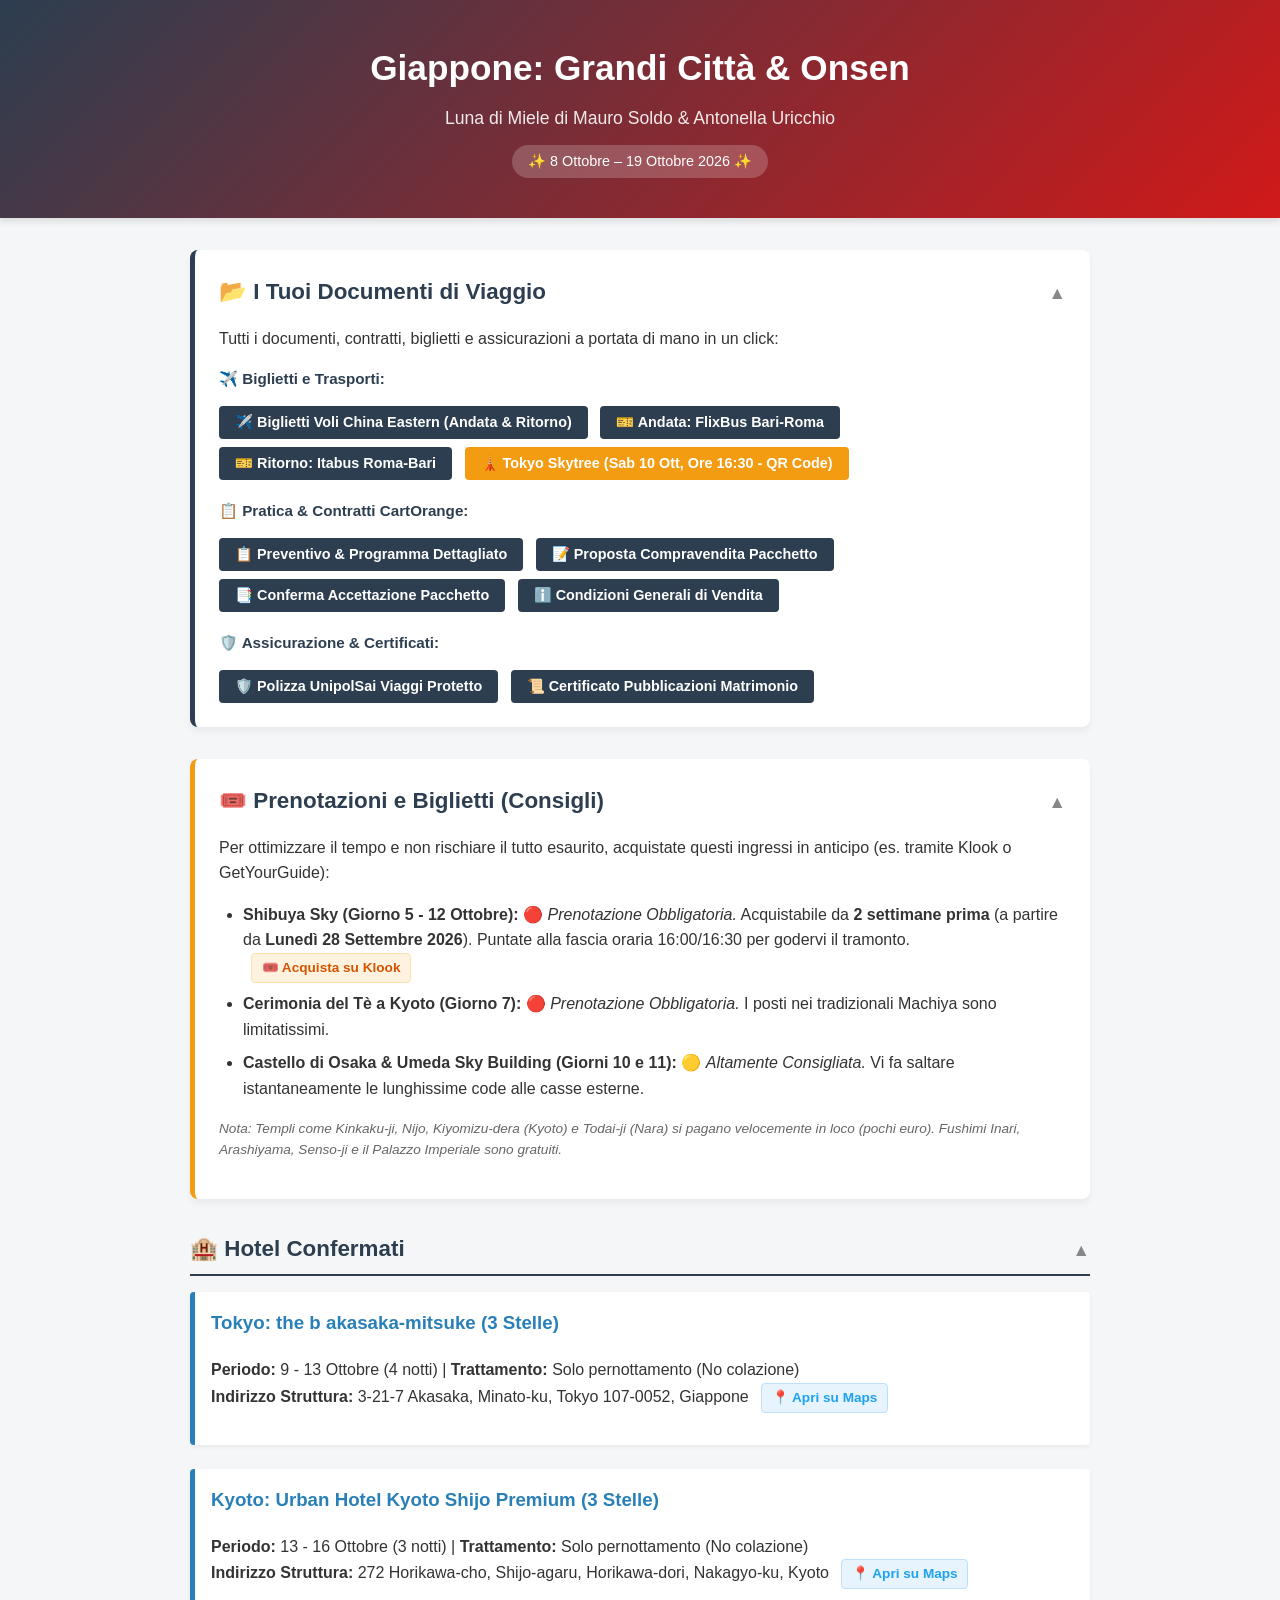
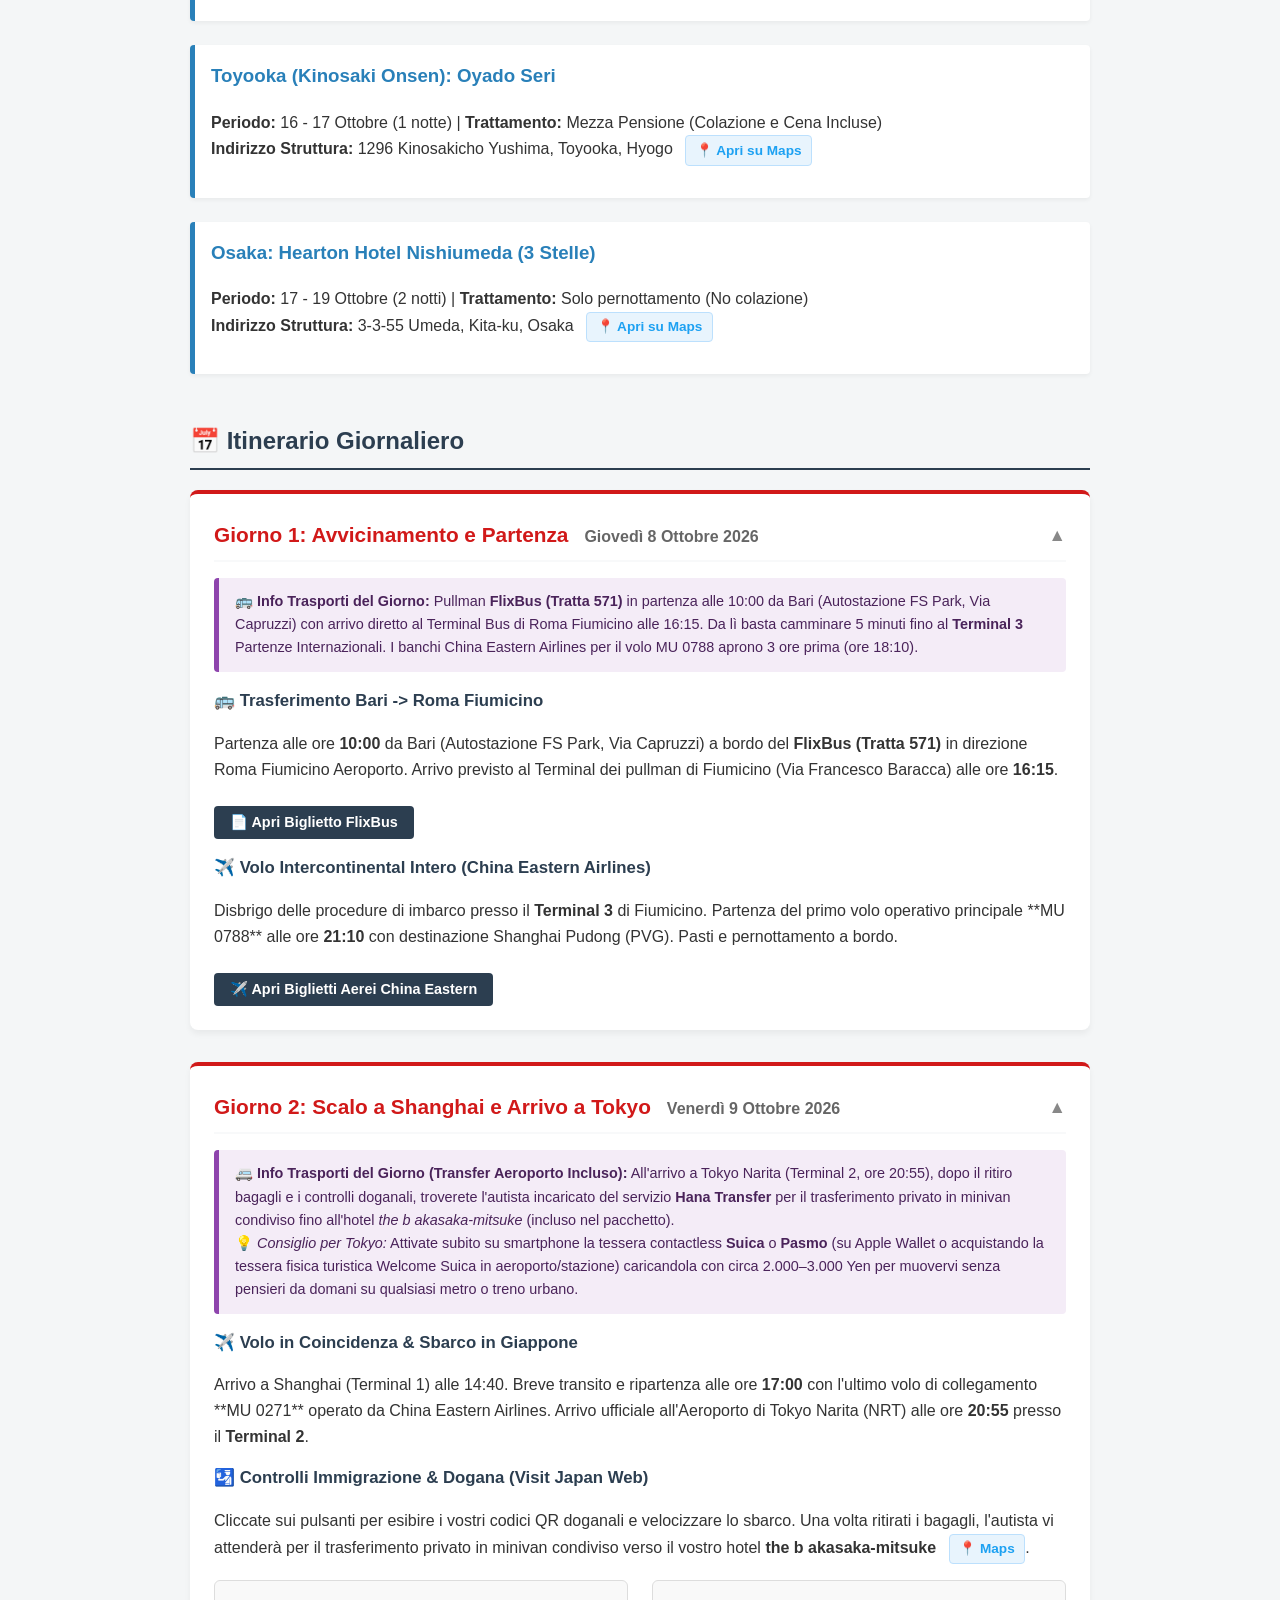
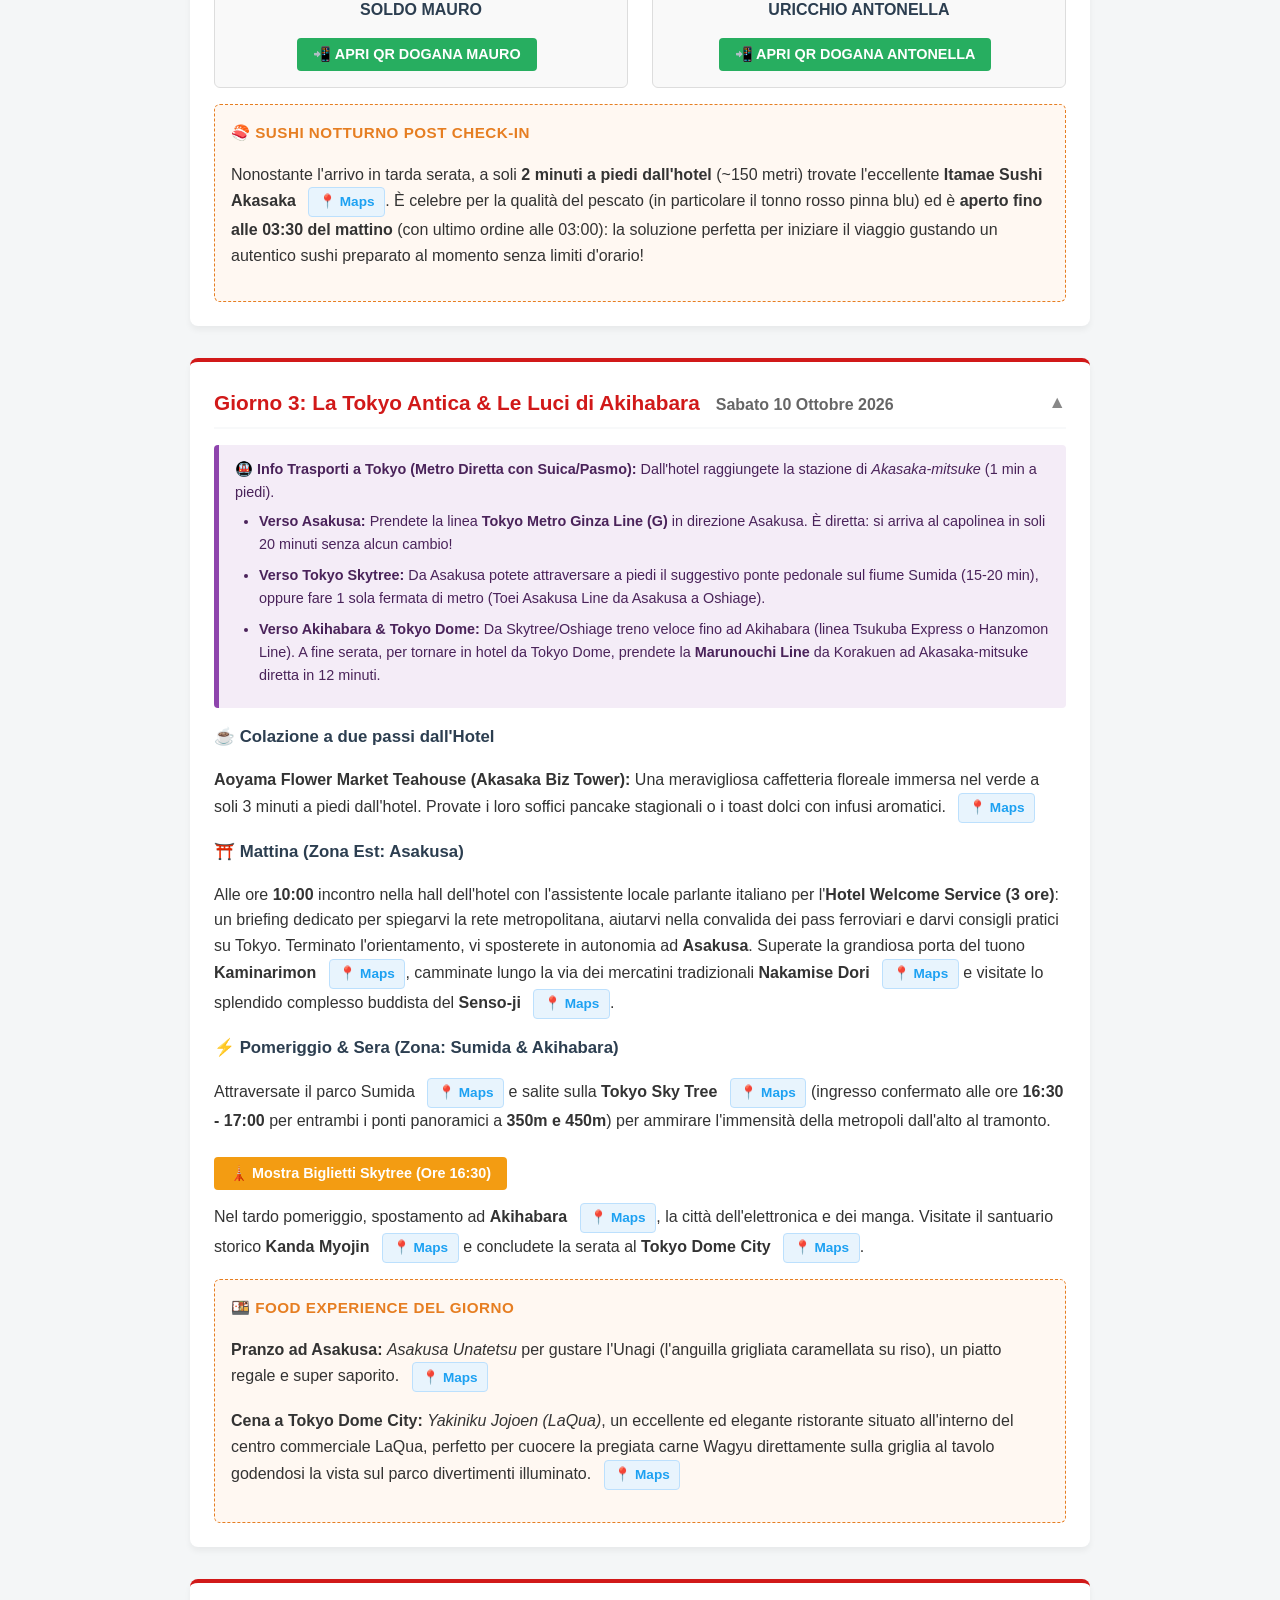
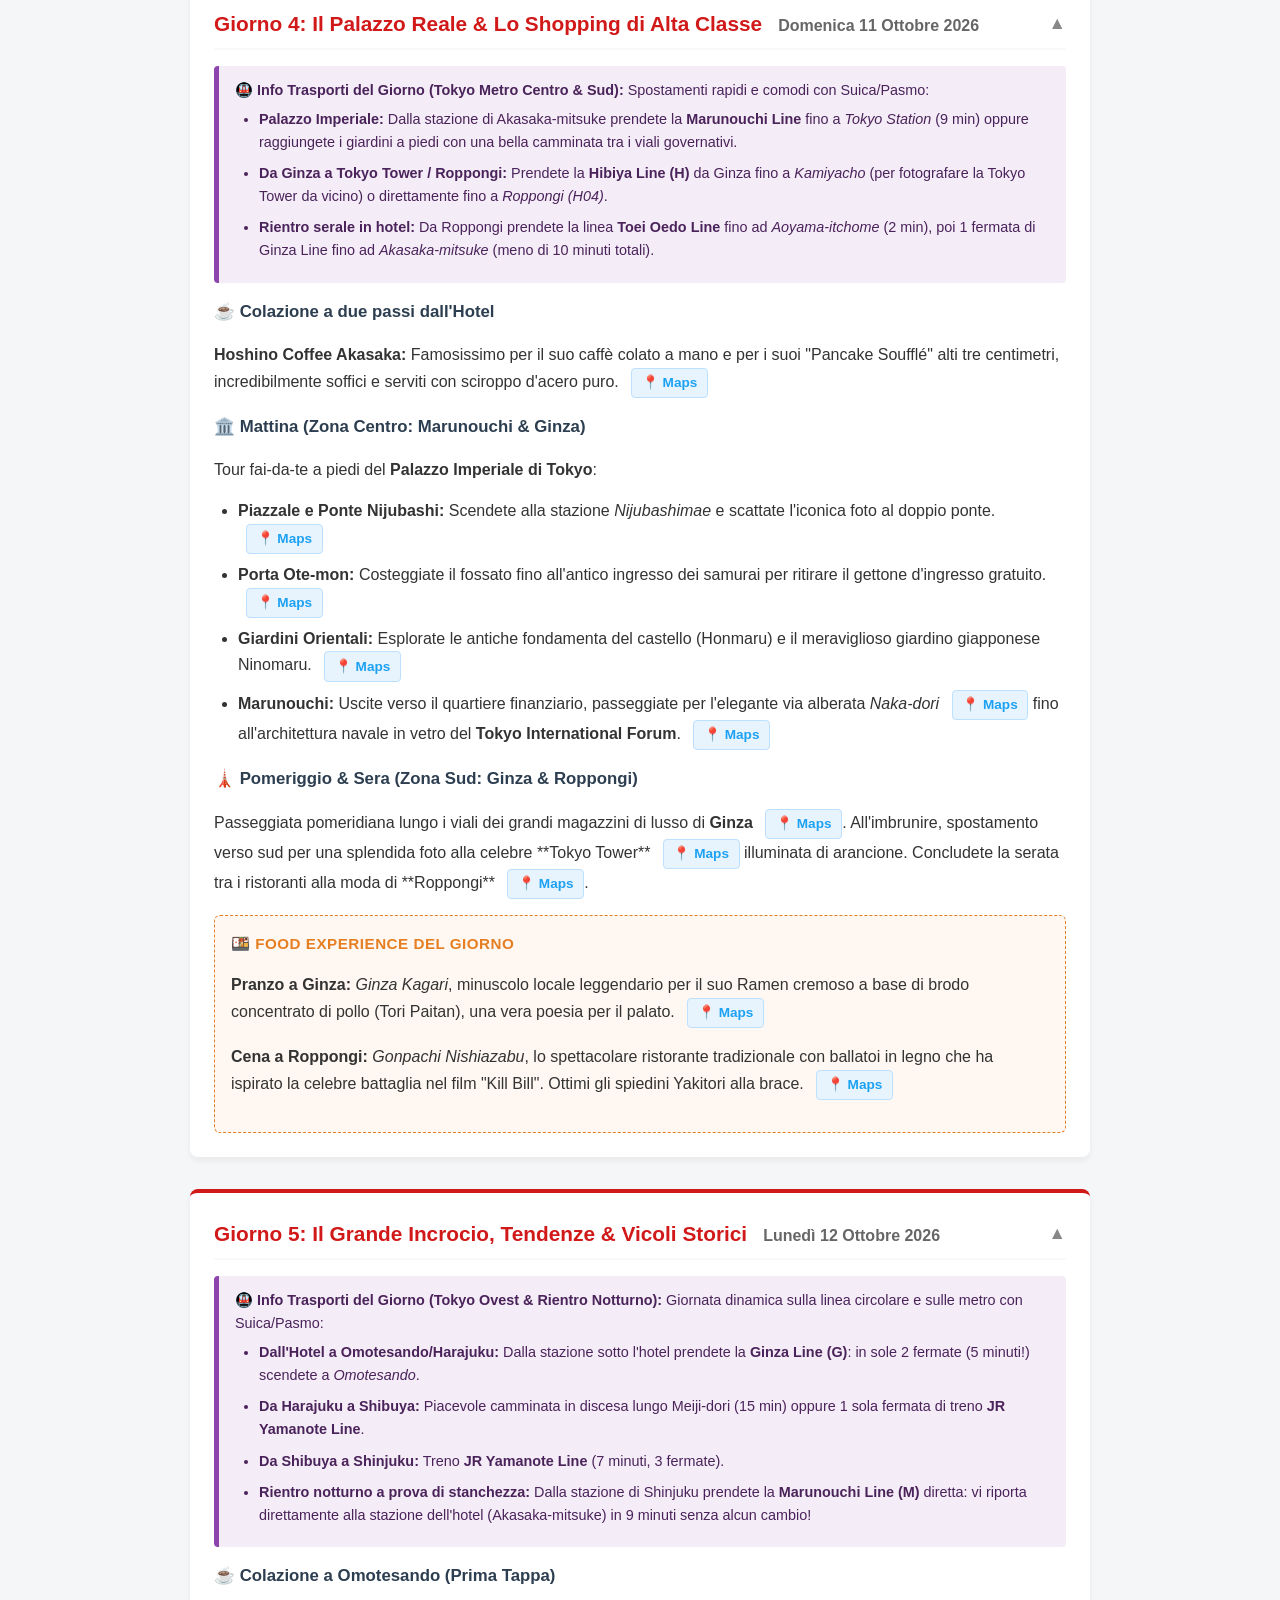
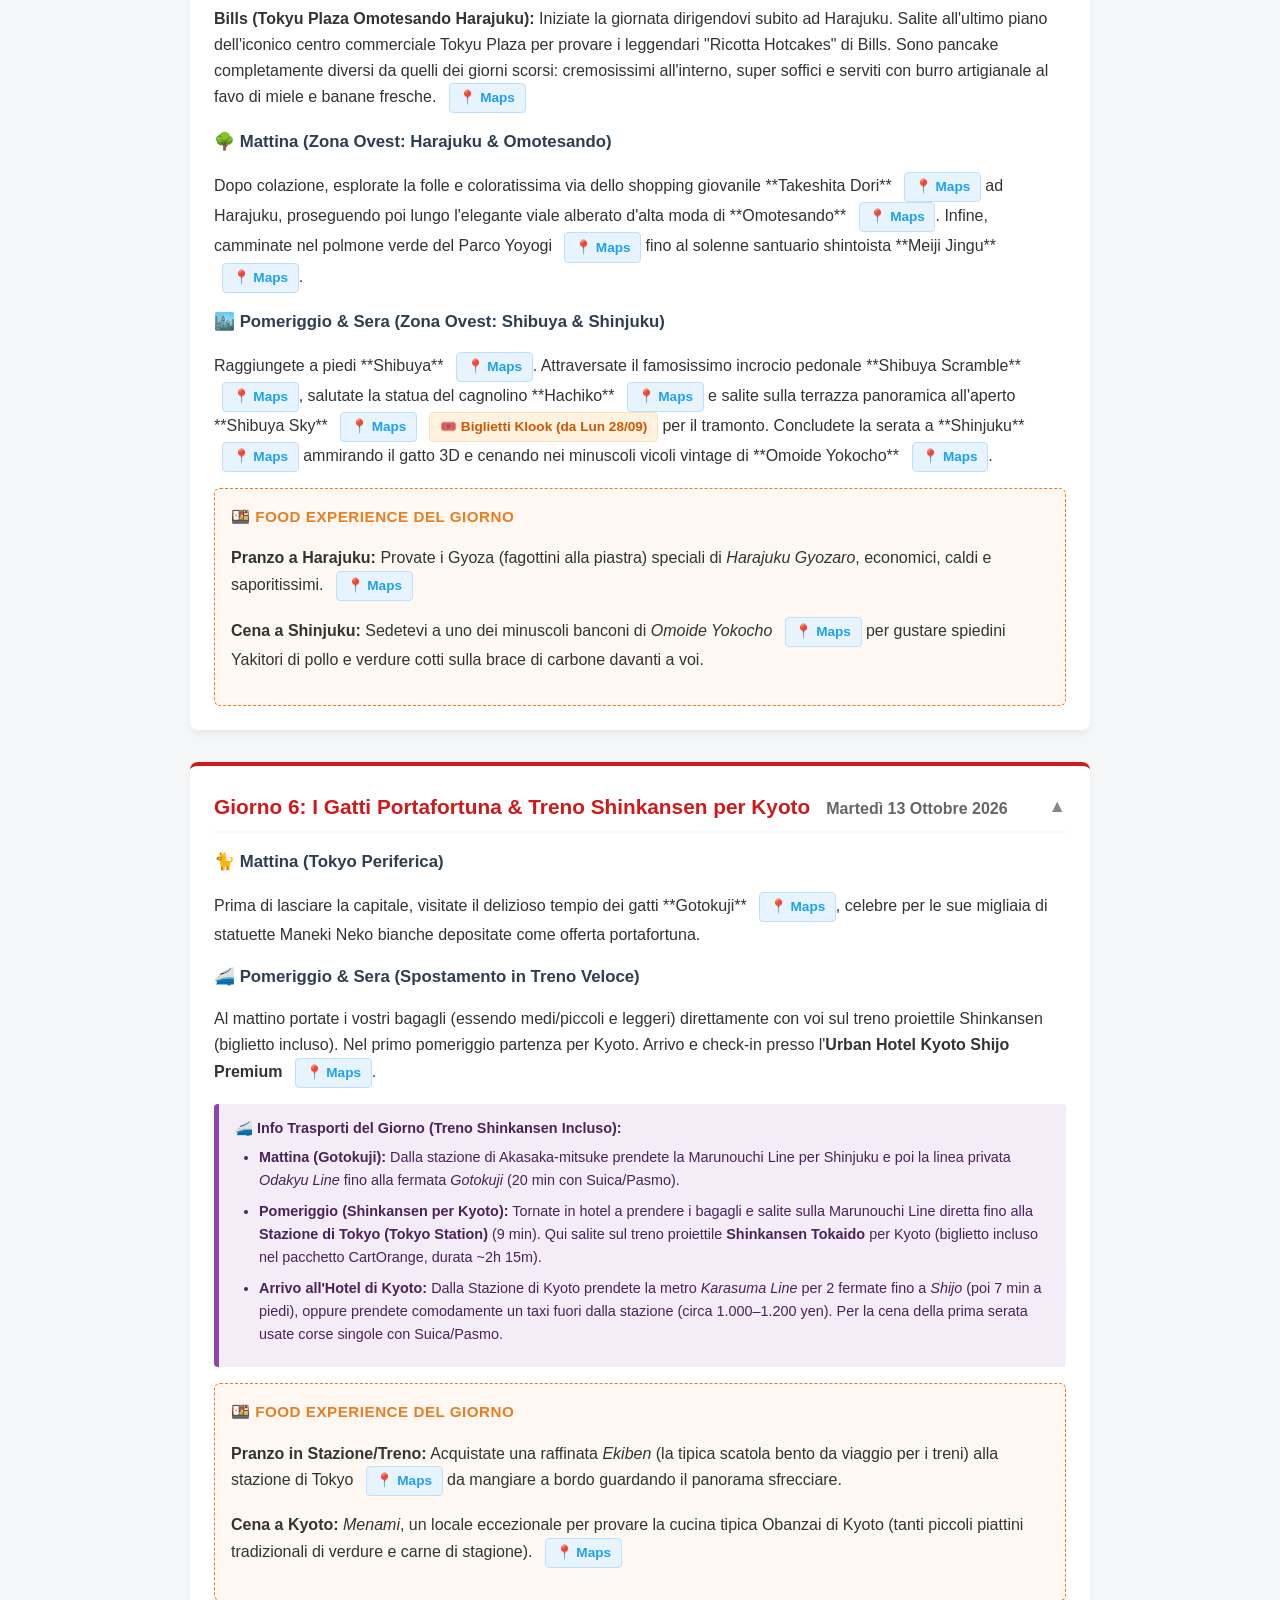
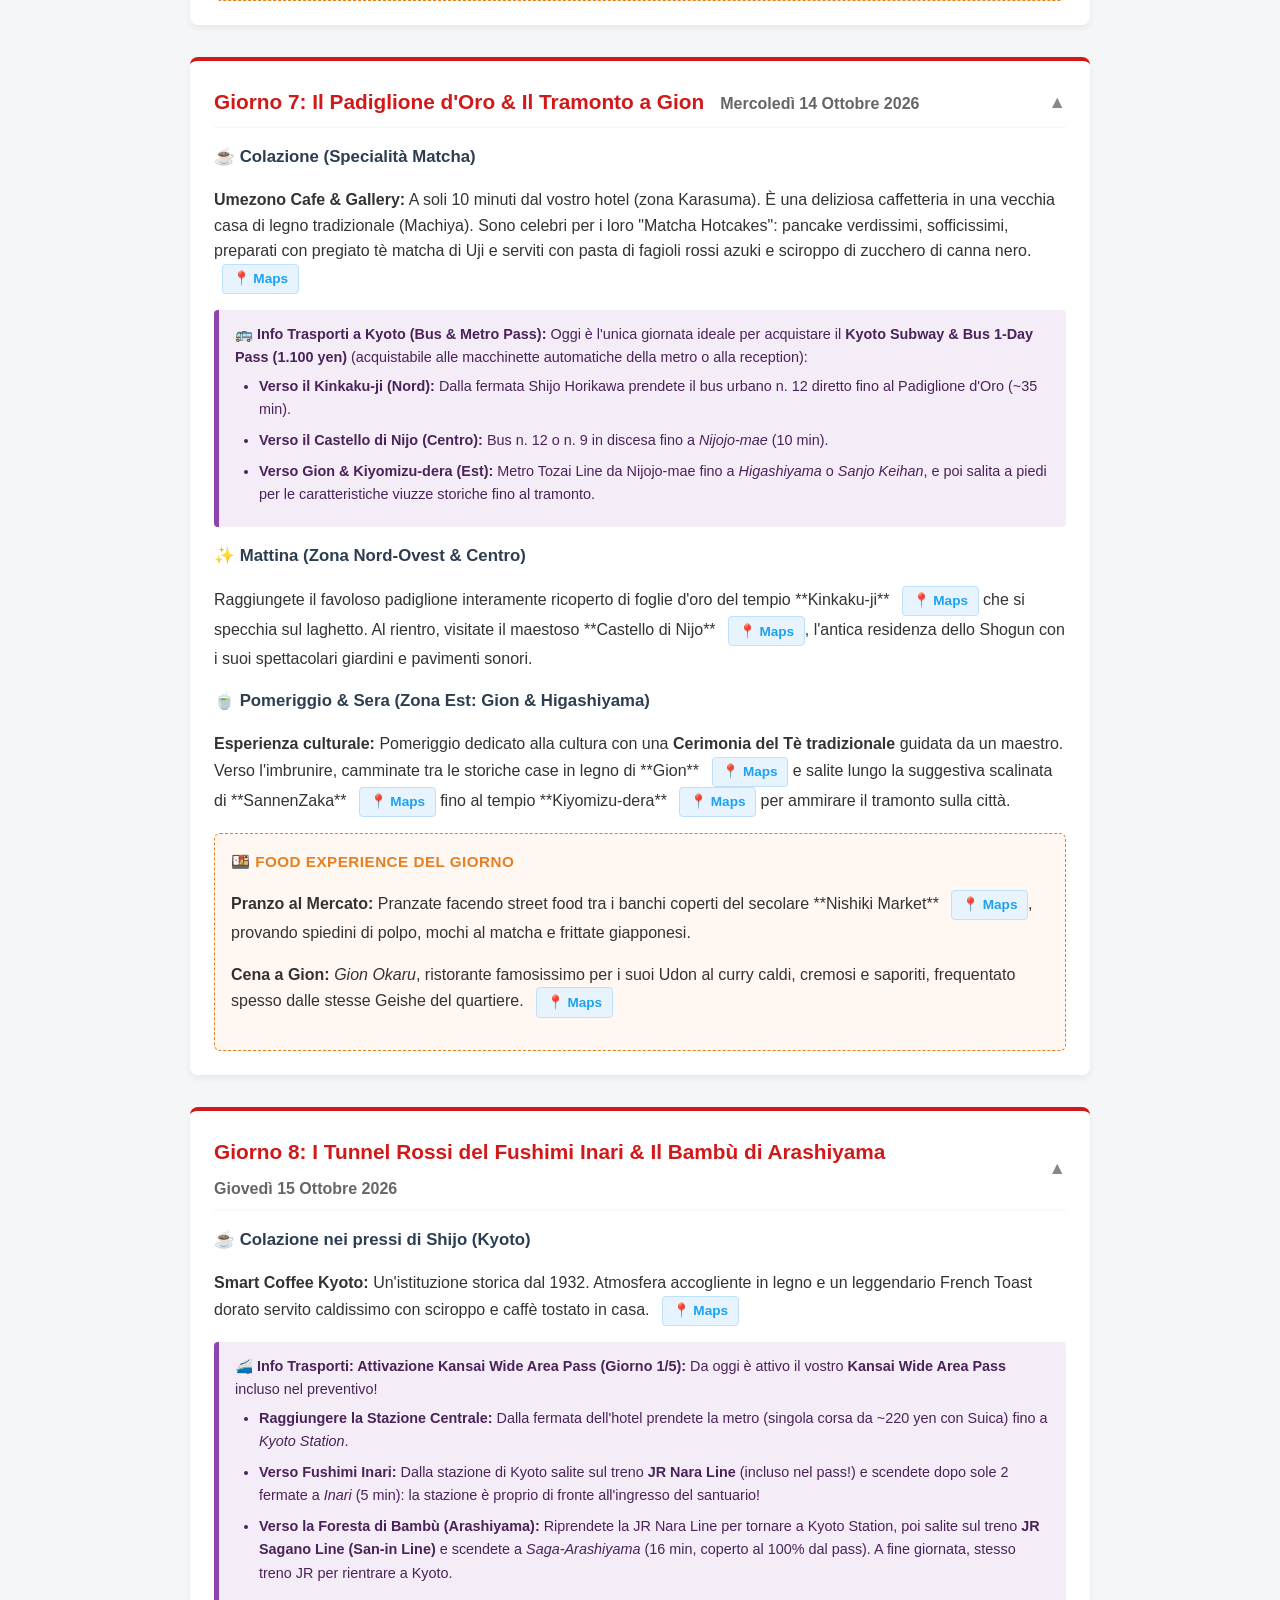
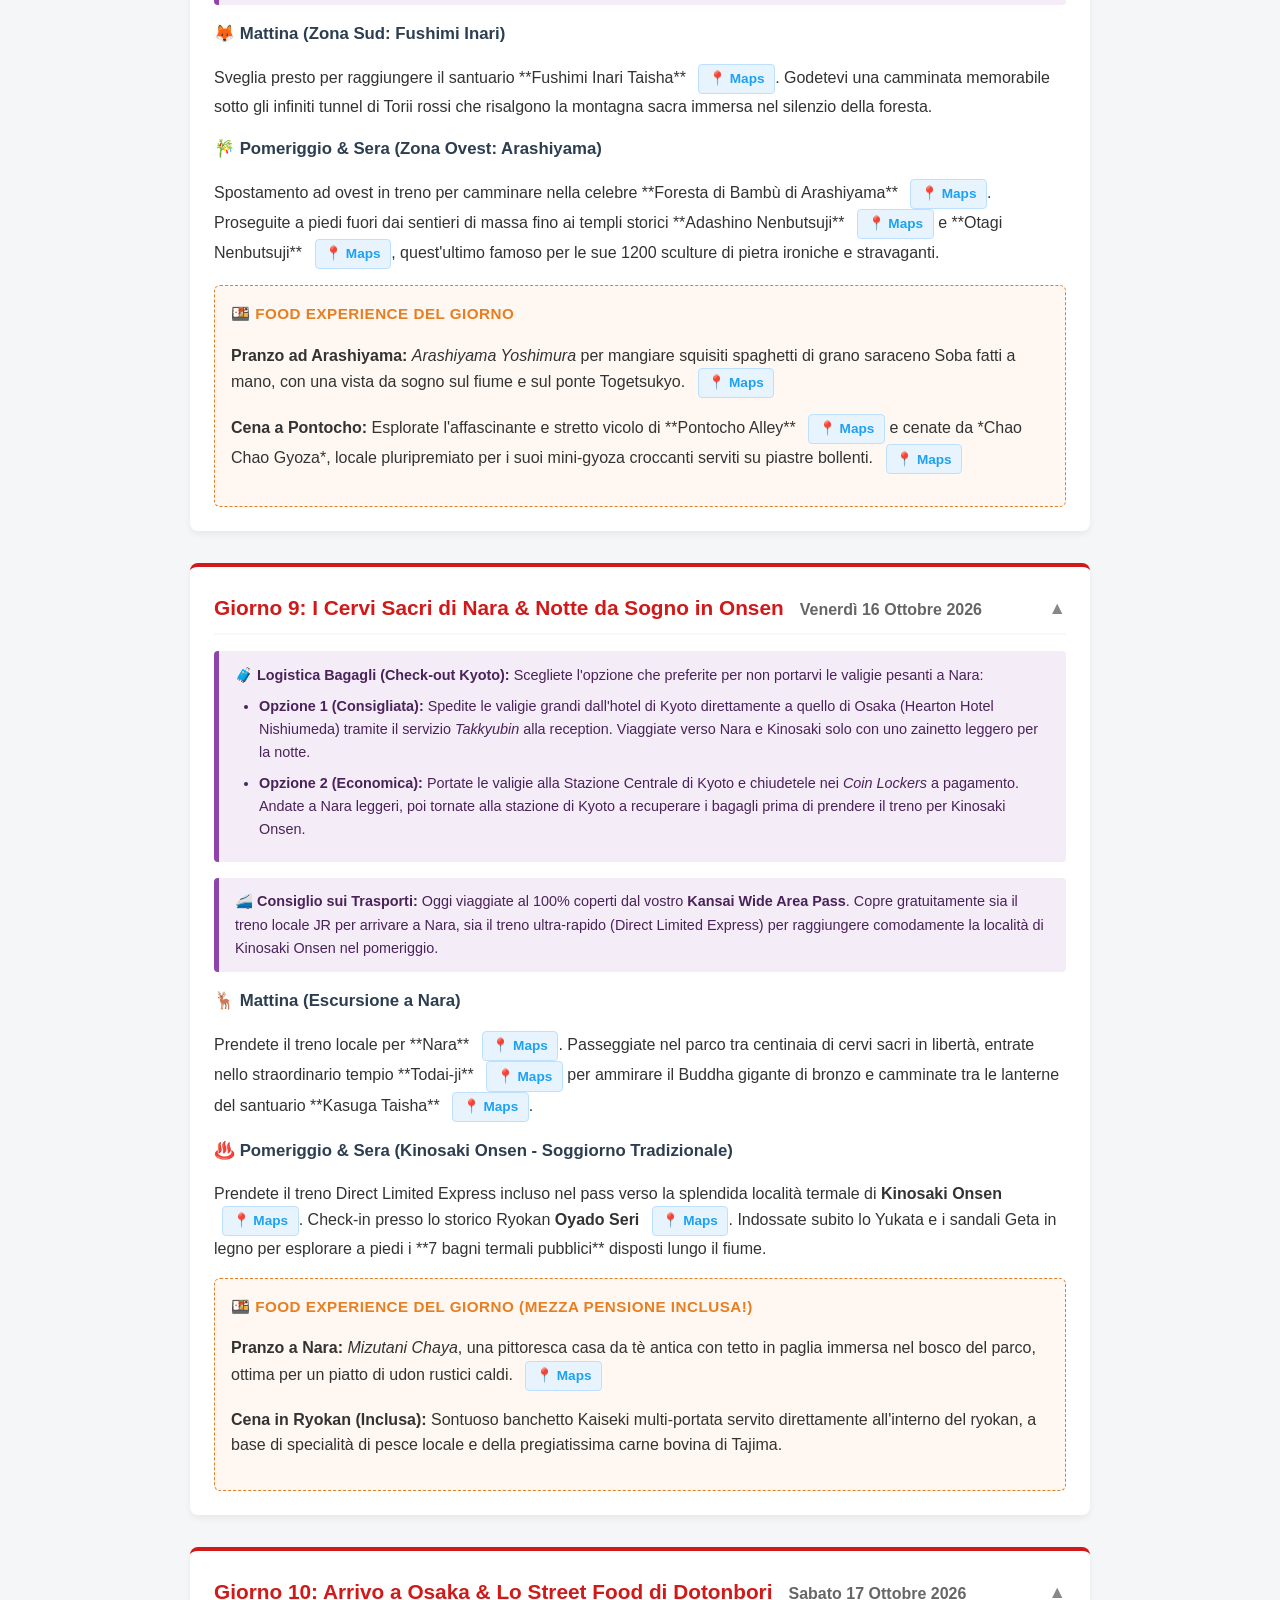
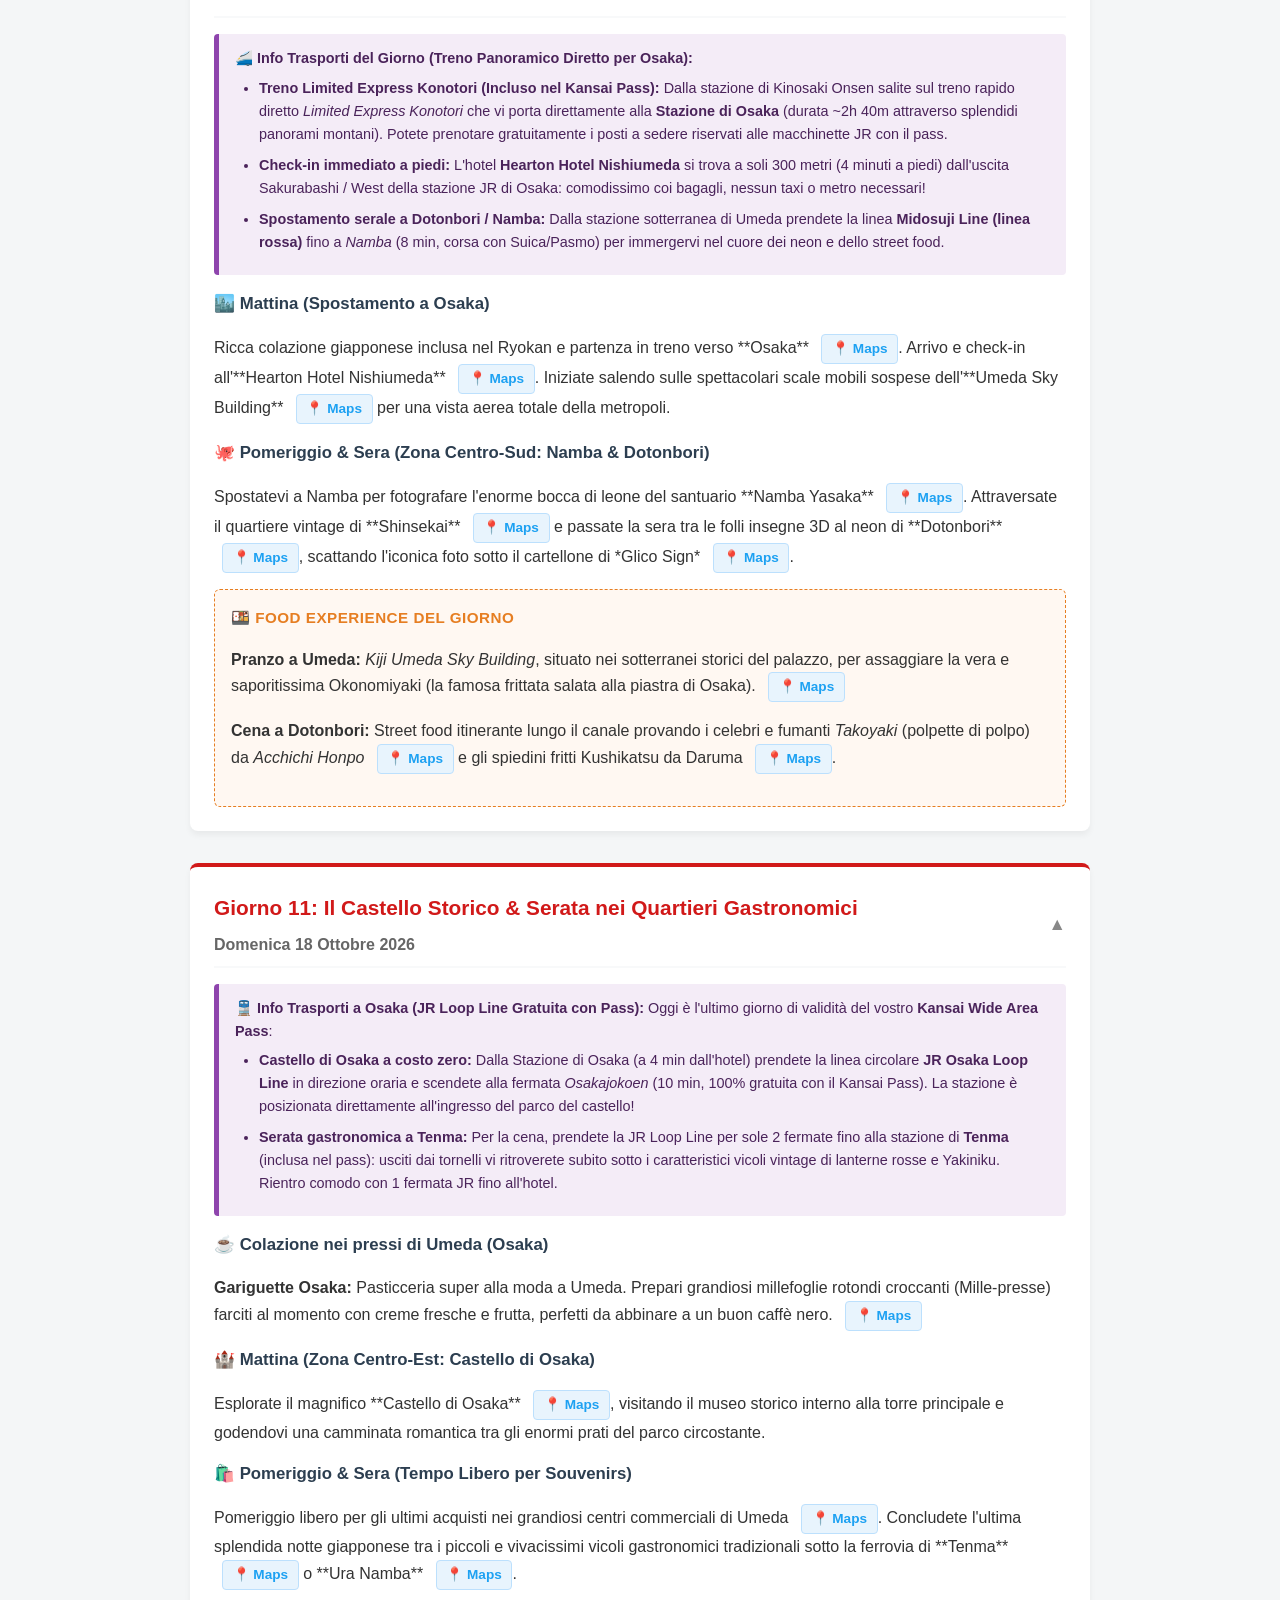
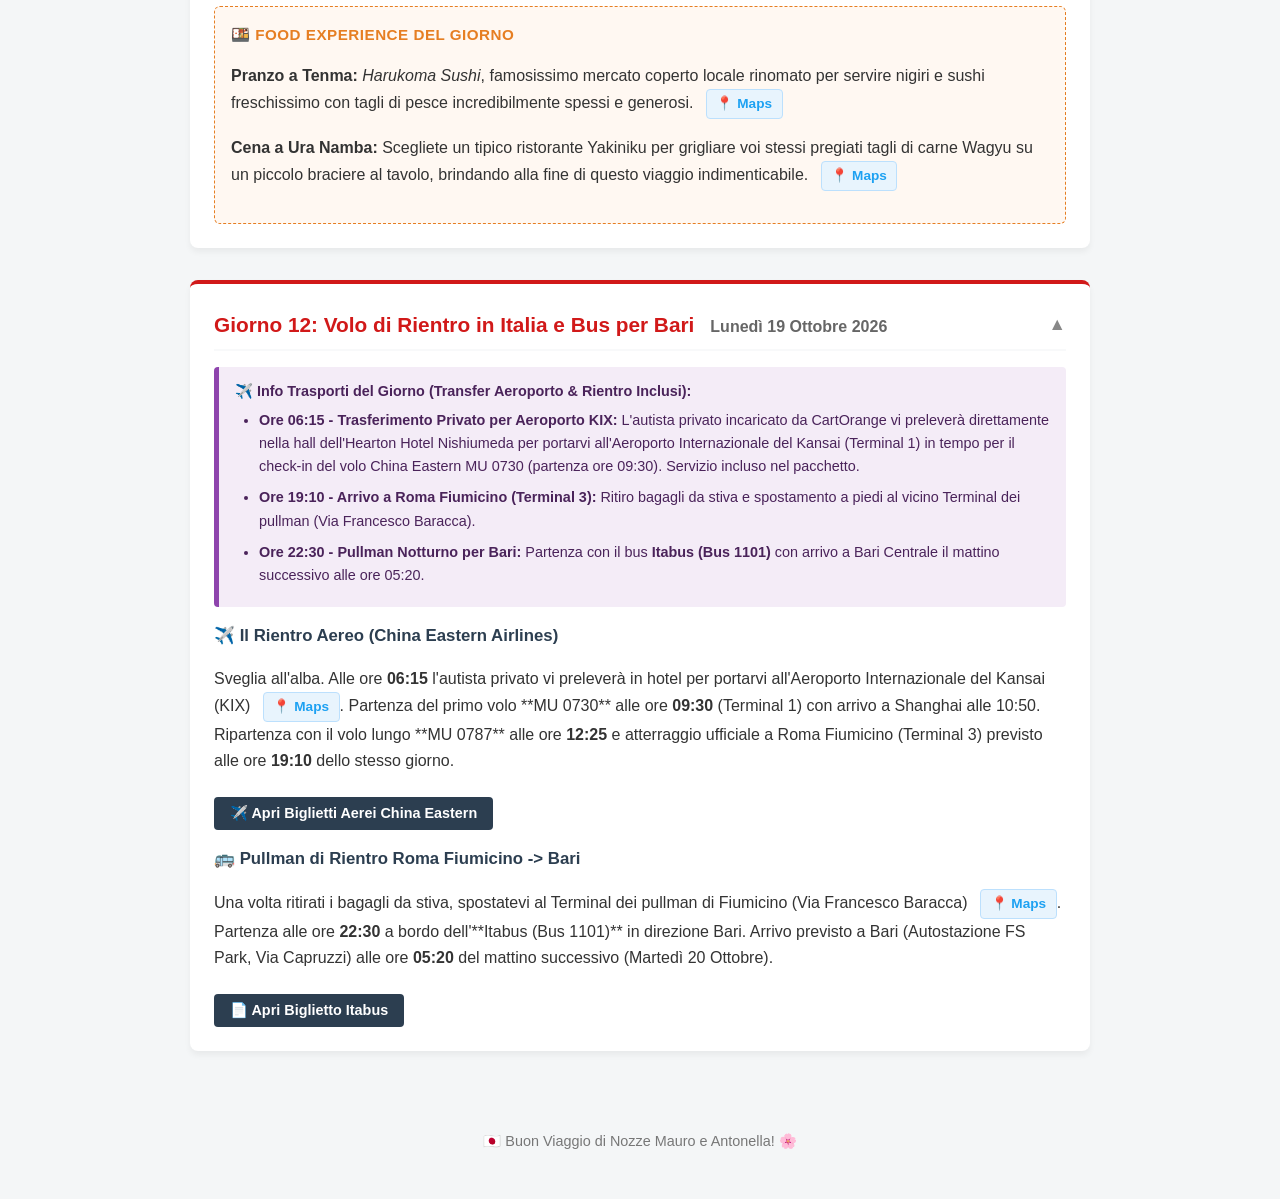
<file: honeymoon/honeymoon.html>
<!DOCTYPE html>
<html lang="it">

<head>
    <meta charset="UTF-8">
    <meta name="viewport" content="width=device-width, initial-scale=1.0">
    <title>Giappone 2026 - Viaggio di Nozze - Mauro & Antonella</title>
    <style>
        :root {
            --primary: #d11919;
            --secondary: #2c3e50;
            --bg-light: #f8f9fa;
            --accent-food: #e67e22;
            --accent-hotel: #2980b9;
            --accent-qr: #27ae60;
            --accent-transport: #8e44ad;
            --accent-ticket: #f39c12;
        }

        body {
            font-family: -apple-system, BlinkMacSystemFont, "Segoe UI", Roboto, Helvetica, Arial, sans-serif;
            line-height: 1.6;
            color: #333;
            background-color: #f4f6f7;
            margin: 0;
            padding: 0;
        }

        header {
            background: linear-gradient(135deg, var(--secondary), var(--primary));
            color: white;
            text-align: center;
            padding: 2.5rem 1rem;
            box-shadow: 0 4px 6px rgba(0, 0, 0, 0.1);
        }

        header h1 {
            margin: 0;
            font-size: 2.2rem;
            font-weight: 700;
        }

        header p {
            margin: 0.5rem 0 0 0;
            font-size: 1.1rem;
            opacity: 0.9;
        }

        .badge-couple {
            background: rgba(255, 255, 255, 0.2);
            padding: 0.3rem 1rem;
            border-radius: 20px;
            display: inline-block;
            margin-top: 0.8rem;
            font-size: 0.9rem;
        }

        .container {
            max-width: 900px;
            margin: 2rem auto;
            padding: 0 1rem;
        }

        /* Modifiche per i menu a tendina (Collapsible) */
        details>summary {
            cursor: pointer;
            list-style: none;
            outline: none;
        }

        details>summary::-webkit-details-marker {
            display: none;
        }

        .toggle-header {
            font-size: 1.4rem;
            font-weight: 700;
            color: var(--secondary);
            display: flex;
            justify-content: space-between;
            align-items: center;
            margin: 0;
        }

        .toggle-icon::after {
            content: '▼';
            font-size: 1.1rem;
            color: #888;
        }

        details[open]>summary .toggle-icon::after {
            content: '▲';
        }

        .transport-box {
            background-color: #f4ecf7;
            border-left: 5px solid var(--accent-transport);
            color: #4a235a;
            padding: 0.8rem 1rem;
            border-radius: 4px;
            margin: 1rem 0;
            font-size: 0.9rem;
        }

        .doc-section {
            background: white;
            border-radius: 8px;
            padding: 1.5rem;
            margin-bottom: 2rem;
            box-shadow: 0 4px 6px rgba(0, 0, 0, 0.05);
            border-left: 5px solid var(--secondary);
        }

        .ticket-section {
            background: white;
            border-radius: 8px;
            padding: 1.5rem;
            margin-bottom: 2rem;
            box-shadow: 0 4px 6px rgba(0, 0, 0, 0.05);
            border-left: 5px solid var(--accent-ticket);
        }

        .hotel-card {
            background: white;
            border-left: 5px solid var(--accent-hotel);
            padding: 1rem;
            border-radius: 4px;
            margin-bottom: 1.5rem;
            box-shadow: 0 2px 4px rgba(0, 0, 0, 0.05);
        }

        .hotel-card h3 {
            margin-top: 0;
            color: var(--accent-hotel);
        }

        .day-card {
            background: white;
            border-radius: 8px;
            padding: 1.5rem;
            margin-bottom: 2rem;
            box-shadow: 0 4px 6px rgba(0, 0, 0, 0.05);
            border-top: 4px solid var(--primary);
            transition: all 0.3s;
        }

        /* Struttura per i giorni chiudibili */
        .day-header {
            display: flex;
            justify-content: space-between;
            align-items: center;
            padding-bottom: 0.5rem;
        }

        details[open]>.day-header {
            border-bottom: 2px solid var(--bg-light);
            margin-bottom: 1rem;
        }

        .day-header-info {
            display: flex;
            align-items: baseline;
            flex-wrap: wrap;
            gap: 0.5rem 1rem;
        }

        .day-title {
            font-size: 1.3rem;
            color: var(--primary);
            font-weight: bold;
            margin: 0;
        }

        .day-date {
            font-size: 1rem;
            color: #666;
            font-weight: 600;
        }

        .section-title {
            font-weight: 700;
            color: var(--secondary);
            margin: 1rem 0 0.3rem 0;
            display: flex;
            align-items: center;
            font-size: 1.05rem;
        }

        .maps-link {
            display: inline-flex;
            align-items: center;
            background-color: #e8f4fd;
            color: #1da1f2;
            padding: 0.2rem 0.6rem;
            border-radius: 4px;
            text-decoration: none;
            font-size: 0.85rem;
            font-weight: 600;
            margin-left: 0.5rem;
            border: 1px solid #bce0fd;
        }

        .maps-link:hover {
            background-color: #d2e9fc;
        }

        .ticket-link {
            display: inline-flex;
            align-items: center;
            background-color: #fff3e0;
            color: #d35400;
            padding: 0.2rem 0.6rem;
            border-radius: 4px;
            text-decoration: none;
            font-size: 0.85rem;
            font-weight: 600;
            margin-left: 0.5rem;
            border: 1px solid #ffe0b2;
        }

        .ticket-link:hover {
            background-color: #ffe0b2;
        }

        .btn-doc {
            display: inline-block;
            background-color: var(--secondary);
            color: white;
            padding: 0.5rem 1rem;
            border-radius: 4px;
            text-decoration: none;
            font-size: 0.9rem;
            font-weight: 600;
            margin-top: 0.5rem;
            margin-right: 0.5rem;
            border: none;
            cursor: pointer;
        }

        .btn-doc:hover {
            background-color: #1a252f;
        }

        .food-box {
            background-color: #fff8f2;
            border: 1px dashed var(--accent-food);
            padding: 1rem;
            border-radius: 6px;
            margin-top: 1rem;
        }

        .food-title {
            color: var(--accent-food);
            font-weight: 700;
            margin: 0 0 0.5rem 0;
            font-size: 0.95rem;
            text-transform: uppercase;
            letter-spacing: 0.5px;
        }

        .qr-container {
            display: flex;
            flex-wrap: wrap;
            gap: 1.5rem;
            margin-top: 1rem;
        }

        .qr-box {
            background: #f9f9f9;
            border: 1px solid #ddd;
            border-radius: 6px;
            padding: 1rem;
            text-align: center;
            flex: 1;
            min-width: 250px;
        }

        .qr-box h4 {
            margin: 0 0 0.5rem 0;
            color: var(--secondary);
        }

        footer {
            text-align: center;
            padding: 2rem 1rem;
            color: #777;
            font-size: 0.9rem;
        }

        ul.custom-list {
            margin-top: 0.5rem;
            padding-left: 1.5rem;
        }

        ul.custom-list li {
            margin-bottom: 0.5rem;
        }
    </style>
</head>

<body>

    <header>
        <h1>Giappone: Grandi Città & Onsen</h1>
        <p>Luna di Miele di Mauro Soldo & Antonella Uricchio</p>
        <div class="badge-couple">✨ 8 Ottobre – 19 Ottobre 2026 ✨</div>
    </header>

    <div class="container">

        <!-- DOCUMENTI -->
        <details class="doc-section" open>
            <summary class="toggle-header">
                <span>📂 I Tuoi Documenti di Viaggio</span>
                <span class="toggle-icon"></span>
            </summary>
            <div style="margin-top: 1rem;">
                <p style="margin-bottom: 1rem;">Tutti i documenti, contratti, biglietti e assicurazioni a portata di
                    mano in un click:</p>

                <div style="margin-bottom: 1.2rem;">
                    <div style="font-weight: 700; color: var(--secondary); margin-bottom: 0.4rem; font-size: 0.95rem;">
                        ✈️ Biglietti e Trasporti:</div>
                    <button class="btn-doc"
                        onclick="window.open('Travel Reservation October 08 for ANTONELLA URICCHIO.pdf', '_blank')">✈️
                        Biglietti Voli China Eastern (Andata & Ritorno)</button>
                    <button class="btn-doc"
                        onclick="window.open('Boarding-Pass-Bari-Rome-Fiumicino-Airport-3378645273.pdf', '_blank')">🎫
                        Andata: FlixBus Bari-Roma</button>
                    <button class="btn-doc" onclick="window.open('EF3ZKB_260727115441867.pdf', '_blank')">🎫 Ritorno:
                        Itabus Roma-Bari</button>
                    <button class="btn-doc" style="background-color: var(--accent-ticket);"
                        onclick="window.open('Biglietti-Tokyo-Skytree-10-Ottobre.pdf', '_blank')">🗼
                        Tokyo Skytree (Sab 10 Ott, Ore 16:30 - QR Code)</button>
                </div>

                <div style="margin-bottom: 1.2rem;">
                    <div style="font-weight: 700; color: var(--secondary); margin-bottom: 0.4rem; font-size: 0.95rem;">
                        📋 Pratica & Contratti CartOrange:</div>
                    <button class="btn-doc" onclick="window.open('Preventivo_260513_222411.pdf', '_blank')">📋
                        Preventivo & Programma Dettagliato</button>
                    <button class="btn-doc"
                        onclick="window.open('Proposta_16214_Soldo_Mauro_260513_222411_16262_1.pdf', '_blank')">📝
                        Proposta Compravendita Pacchetto</button>
                    <button class="btn-doc"
                        onclick="window.open('Conferma_16214_Soldo_Mauro_260616_153247_16262_1.pdf', '_blank')">📑
                        Conferma Accettazione Pacchetto</button>
                    <button class="btn-doc" onclick="window.open('Modulo_informativo_260513_222411.pdf', '_blank')">ℹ️
                        Condizioni Generali di Vendita</button>
                </div>

                <div>
                    <div style="font-weight: 700; color: var(--secondary); margin-bottom: 0.4rem; font-size: 0.95rem;">
                        🛡️ Assicurazione & Certificati:</div>
                    <button class="btn-doc"
                        onclick="window.open('UnipolSai_polizza VIAGGI PROTETTO_annullamento medico bagaglio_preventivo.pdf', '_blank')">🛡️
                        Polizza UnipolSai Viaggi Protetto</button>
                    <button class="btn-doc" onclick="window.open('Certificato pubblicazioni.pdf', '_blank')">📜
                        Certificato Pubblicazioni Matrimonio</button>
                </div>
            </div>
        </details>

        <!-- PRENOTAZIONI -->
        <details class="ticket-section" open>
            <summary class="toggle-header">
                <span>🎟️ Prenotazioni e Biglietti (Consigli)</span>
                <span class="toggle-icon"></span>
            </summary>
            <div style="margin-top: 1rem;">
                <p>Per ottimizzare il tempo e non rischiare il tutto esaurito, acquistate questi ingressi in anticipo
                    (es. tramite Klook o GetYourGuide):</p>
                <ul class="custom-list">
                    <li><strong>Shibuya Sky (Giorno 5 - 12 Ottobre):</strong> 🔴 <em>Prenotazione Obbligatoria.</em>
                        Acquistabile da <strong>2 settimane prima</strong> (a partire da <strong>Lunedì 28 Settembre
                            2026</strong>). Puntate alla fascia oraria 16:00/16:30 per godervi il tramonto. <a
                            class="ticket-link" href="https://www.klook.com/it/activity/70672-shibuya-sky-tokyo/"
                            target="_blank">🎟️ Acquista su Klook</a></li>
                    <li><strong>Cerimonia del Tè a Kyoto (Giorno 7):</strong> 🔴 <em>Prenotazione Obbligatoria.</em> I
                        posti nei tradizionali Machiya sono limitatissimi.</li>
                    <li><strong>Castello di Osaka & Umeda Sky Building (Giorni 10 e 11):</strong> 🟡 <em>Altamente
                            Consigliata.</em> Vi fa saltare istantaneamente le lunghissime code alle casse esterne.</li>
                </ul>
                <p style="font-size: 0.85rem; color: #666; margin-top: 1rem;"><em>Nota: Templi come Kinkaku-ji, Nijo,
                        Kiyomizu-dera (Kyoto) e Todai-ji (Nara) si pagano velocemente in loco (pochi euro). Fushimi
                        Inari, Arashiyama, Senso-ji e il Palazzo Imperiale sono gratuiti.</em></p>
            </div>
        </details>

        <!-- HOTEL -->
        <details open style="margin-bottom: 2rem;">
            <summary class="toggle-header"
                style="border-bottom: 2px solid var(--secondary); padding-bottom: 0.5rem; margin-bottom: 1rem;">
                <span>🏨 Hotel Confermati</span>
                <span class="toggle-icon"></span>
            </summary>

            <div class="hotel-card">
                <h3>Tokyo: the b akasaka-mitsuke (3 Stelle)</h3>
                <p><strong>Periodo:</strong> 9 - 13 Ottobre (4 notti) | <strong>Trattamento:</strong> Solo pernottamento
                    (No colazione)<br>
                    <strong>Indirizzo Struttura:</strong> 3-21-7 Akasaka, Minato-ku, Tokyo 107-0052, Giappone
                    <a class="maps-link" href="https://maps.app.goo.gl/dNjDk9x6T2iFNEGV7" target="_blank">📍 Apri su
                        Maps</a>
                </p>
            </div>

            <div class="hotel-card">
                <h3>Kyoto: Urban Hotel Kyoto Shijo Premium (3 Stelle)</h3>
                <p><strong>Periodo:</strong> 13 - 16 Ottobre (3 notti) | <strong>Trattamento:</strong> Solo
                    pernottamento (No colazione)<br>
                    <strong>Indirizzo Struttura:</strong> 272 Horikawa-cho, Shijo-agaru, Horikawa-dori, Nakagyo-ku,
                    Kyoto
                    <a class="maps-link" href="https://maps.google.com/?q=Urban+Hotel+Kyoto+Shijo+Premium"
                        target="_blank">📍 Apri su Maps</a>
                </p>
            </div>

            <div class="hotel-card">
                <h3>Toyooka (Kinosaki Onsen): Oyado Seri</h3>
                <p><strong>Periodo:</strong> 16 - 17 Ottobre (1 notte) | <strong>Trattamento:</strong> Mezza Pensione
                    (Colazione e Cena Incluse)<br>
                    <strong>Indirizzo Struttura:</strong> 1296 Kinosakicho Yushima, Toyooka, Hyogo
                    <a class="maps-link" href="https://maps.google.com/?q=Oyado+Seri+Kinosaki" target="_blank">📍 Apri
                        su Maps</a>
                </p>
            </div>

            <div class="hotel-card">
                <h3>Osaka: Hearton Hotel Nishiumeda (3 Stelle)</h3>
                <p><strong>Periodo:</strong> 17 - 19 Ottobre (2 notti) | <strong>Trattamento:</strong> Solo
                    pernottamento (No colazione)<br>
                    <strong>Indirizzo Struttura:</strong> 3-3-55 Umeda, Kita-ku, Osaka
                    <a class="maps-link" href="https://maps.google.com/?q=Hearton+Hotel+Nishiumeda" target="_blank">📍
                        Apri su Maps</a>
                </p>
            </div>
        </details>

        <h2
            style="color: var(--secondary); margin-top: 3rem; border-bottom: 2px solid var(--secondary); padding-bottom: 0.5rem;">
            📅 Itinerario Giornaliero</h2>

        <!-- GIORNO 1 -->
        <details class="day-card" open>
            <summary class="day-header">
                <div class="day-header-info">
                    <div class="day-title">Giorno 1: Avvicinamento e Partenza</div>
                    <div class="day-date">Giovedì 8 Ottobre 2026</div>
                </div>
                <div class="toggle-icon"></div>
            </summary>
            <div class="day-content">
                <div class="transport-box">
                    🚌 <strong>Info Trasporti del Giorno:</strong>
                    Pullman <strong>FlixBus (Tratta 571)</strong> in partenza alle 10:00 da Bari (Autostazione FS Park, Via Capruzzi) con arrivo diretto al Terminal Bus di Roma Fiumicino alle 16:15. Da lì basta camminare 5 minuti fino al <strong>Terminal 3</strong> Partenze Internazionali. I banchi China Eastern Airlines per il volo MU 0788 aprono 3 ore prima (ore 18:10).
                </div>

                <div class="section-title">🚌 Trasferimento Bari -> Roma Fiumicino</div>
                <p>Partenza alle ore <strong>10:00</strong> da Bari (Autostazione FS Park, Via Capruzzi) a bordo del
                    <strong>FlixBus (Tratta 571)</strong> in direzione Roma Fiumicino Aeroporto. Arrivo previsto al
                    Terminal dei pullman di Fiumicino (Via Francesco Baracca) alle ore <strong>16:15</strong>.
                </p>
                <button class="btn-doc"
                    onclick="window.open('Boarding-Pass-Bari-Rome-Fiumicino-Airport-3378645273.pdf', '_blank')">📄 Apri
                    Biglietto FlixBus</button>

                <div class="section-title">✈️ Volo Intercontinental Intero (China Eastern Airlines)</div>
                <p>Disbrigo delle procedure di imbarco presso il <strong>Terminal 3</strong> di Fiumicino. Partenza del
                    primo volo operativo principale **MU 0788** alle ore <strong>21:10</strong> con destinazione
                    Shanghai Pudong (PVG). Pasti e pernottamento a bordo.</p>
                <button class="btn-doc"
                    onclick="window.open('Travel Reservation October 08 for ANTONELLA URICCHIO.pdf', '_blank')">✈️ Apri
                    Biglietti Aerei China Eastern</button>
            </div>
        </details>

        <!-- GIORNO 2 -->
        <details class="day-card" open>
            <summary class="day-header">
                <div class="day-header-info">
                    <div class="day-title">Giorno 2: Scalo a Shanghai e Arrivo a Tokyo</div>
                    <div class="day-date">Venerdì 9 Ottobre 2026</div>
                </div>
                <div class="toggle-icon"></div>
            </summary>
            <div class="day-content">
                <div class="transport-box">
                    🚐 <strong>Info Trasporti del Giorno (Transfer Aeroporto Incluso):</strong>
                    All'arrivo a Tokyo Narita (Terminal 2, ore 20:55), dopo il ritiro bagagli e i controlli doganali, troverete l'autista incaricato del servizio <strong>Hana Transfer</strong> per il trasferimento privato in minivan condiviso fino all'hotel <em>the b akasaka-mitsuke</em> (incluso nel pacchetto).<br>
                    💡 <em>Consiglio per Tokyo:</em> Attivate subito su smartphone la tessera contactless <strong>Suica</strong> o <strong>Pasmo</strong> (su Apple Wallet o acquistando la tessera fisica turistica Welcome Suica in aeroporto/stazione) caricandola con circa 2.000–3.000 Yen per muovervi senza pensieri da domani su qualsiasi metro o treno urbano.
                </div>

                <div class="section-title">✈️ Volo in Coincidenza & Sbarco in Giappone</div>
                <p>Arrivo a Shanghai (Terminal 1) alle 14:40. Breve transito e ripartenza alle ore
                    <strong>17:00</strong> con l'ultimo volo di collegamento **MU 0271** operato da China Eastern
                    Airlines. Arrivo ufficiale all'Aeroporto di Tokyo Narita (NRT) alle ore <strong>20:55</strong>
                    presso il <strong>Terminal 2</strong>.
                </p>

                <div class="section-title">🛂 Controlli Immigrazione & Dogana (Visit Japan Web)</div>
                <p>Cliccate sui pulsanti per esibire i vostri codici QR doganali e velocizzare lo sbarco. Una volta
                    ritirati i bagagli, l'autista vi attenderà per il trasferimento privato in minivan condiviso verso
                    il vostro hotel <strong>the b akasaka-mitsuke</strong> <a class="maps-link"
                        href="https://maps.google.com/?q=the+b+akasaka-mitsuke" target="_blank">📍 Maps</a>.</p>

                <div class="qr-container">
                    <div class="qr-box">
                        <h4>SOLDO MAURO</h4>
                        <button class="btn-doc" style="background-color: var(--accent-qr);"
                            onclick="window.open('QR Code visto SOLDO MAURO.jpg', '_blank')">📲 APRI QR DOGANA
                            MAURO</button>
                    </div>
                    <div class="qr-box">
                        <h4>URICCHIO ANTONELLA</h4>
                        <button class="btn-doc" style="background-color: var(--accent-qr);"
                            onclick="window.open('QR Code visto URICCHIO ANTONELLA.jpg', '_blank')">📲 APRI QR DOGANA
                            ANTONELLA</button>
                    </div>
                </div>

                <div class="food-box">
                    <div class="food-title">🍣 Sushi Notturno Post Check-in</div>
                    <p>Nonostante l'arrivo in tarda serata, a soli <strong>2 minuti a piedi dall'hotel</strong> (~150
                        metri) trovate l'eccellente <strong>Itamae Sushi Akasaka</strong> <a class="maps-link"
                            href="https://maps.google.com/?q=Itamae+Sushi+Akasaka" target="_blank">📍 Maps</a>. È
                        celebre per la qualità del pescato (in particolare il tonno rosso pinna blu) ed è <strong>aperto
                            fino alle 03:30 del mattino</strong> (con ultimo ordine alle 03:00): la soluzione perfetta
                        per iniziare il viaggio gustando un autentico sushi preparato al momento senza limiti d'orario!
                    </p>
                </div>
            </div>
        </details>

        <!-- GIORNO 3 -->
        <details class="day-card" open>
            <summary class="day-header">
                <div class="day-header-info">
                    <div class="day-title">Giorno 3: La Tokyo Antica & Le Luci di Akihabara</div>
                    <div class="day-date">Sabato 10 Ottobre 2026</div>
                </div>
                <div class="toggle-icon"></div>
            </summary>
            <div class="day-content">
                <div class="transport-box">
                    🚇 <strong>Info Trasporti a Tokyo (Metro Diretta con Suica/Pasmo):</strong>
                    Dall'hotel raggiungete la stazione di <em>Akasaka-mitsuke</em> (1 min a piedi).
                    <ul class="custom-list" style="margin: 0.4rem 0 0 0;">
                        <li><strong>Verso Asakusa:</strong> Prendete la linea <strong>Tokyo Metro Ginza Line (G)</strong> in direzione Asakusa. È diretta: si arriva al capolinea in soli 20 minuti senza alcun cambio!</li>
                        <li><strong>Verso Tokyo Skytree:</strong> Da Asakusa potete attraversare a piedi il suggestivo ponte pedonale sul fiume Sumida (15-20 min), oppure fare 1 sola fermata di metro (Toei Asakusa Line da Asakusa a Oshiage).</li>
                        <li><strong>Verso Akihabara & Tokyo Dome:</strong> Da Skytree/Oshiage treno veloce fino ad Akihabara (linea Tsukuba Express o Hanzomon Line). A fine serata, per tornare in hotel da Tokyo Dome, prendete la <strong>Marunouchi Line</strong> da Korakuen ad Akasaka-mitsuke diretta in 12 minuti.</li>
                    </ul>
                </div>

                <div class="section-title">☕ Colazione a due passi dall'Hotel</div>
                <p><strong>Aoyama Flower Market Teahouse (Akasaka Biz Tower):</strong> Una meravigliosa caffetteria
                    floreale immersa nel verde a soli 3 minuti a piedi dall'hotel. Provate i loro soffici pancake
                    stagionali o i toast dolci con infusi aromatici. <a class="maps-link"
                        href="https://maps.google.com/?q=Aoyama+Flower+Market+Teahouse+Akasaka+Biz+Tower"
                        target="_blank">📍 Maps</a></p>

                <div class="section-title">⛩️ Mattina (Zona Est: Asakusa)</div>
                <p>Alle ore <strong>10:00</strong> incontro nella hall dell'hotel con l'assistente locale parlante
                    italiano per l'<strong>Hotel Welcome Service (3 ore)</strong>: un briefing dedicato per spiegarvi la
                    rete metropolitana, aiutarvi nella convalida dei pass ferroviari e darvi consigli pratici su Tokyo.
                    Terminato l'orientamento, vi sposterete in autonomia ad <strong>Asakusa</strong>. Superate la
                    grandiosa porta del tuono <strong>Kaminarimon</strong> <a class="maps-link"
                        href="https://maps.google.com/?q=Kaminarimon+Gate+Tokyo" target="_blank">📍 Maps</a>, camminate
                    lungo la via dei mercatini tradizionali <strong>Nakamise Dori</strong> <a class="maps-link"
                        href="https://maps.google.com/?q=Nakamise+Dori+Tokyo" target="_blank">📍 Maps</a> e visitate lo
                    splendido complesso buddista del <strong>Senso-ji</strong> <a class="maps-link"
                        href="https://maps.google.com/?q=Senso-ji+Temple+Tokyo" target="_blank">📍 Maps</a>.</p>

                <div class="section-title">⚡ Pomeriggio & Sera (Zona: Sumida & Akihabara)</div>
                <p>Attraversate il parco Sumida <a class="maps-link" href="https://maps.google.com/?q=Sumida+Park+Tokyo"
                        target="_blank">📍 Maps</a> e salite sulla <strong>Tokyo Sky Tree</strong> <a class="maps-link"
                        href="https://maps.google.com/?q=Tokyo+Skytree" target="_blank">📍 Maps</a> (ingresso confermato
                    alle ore <strong>16:30 - 17:00</strong> per entrambi i ponti panoramici a <strong>350m e
                        450m</strong>) per ammirare l'immensità della metropoli dall'alto al tramonto.</p>
                <button class="btn-doc" style="background-color: var(--accent-ticket);"
                    onclick="window.open('Biglietti-Tokyo-Skytree-10-Ottobre.pdf', '_blank')">🗼 Mostra Biglietti
                    Skytree (Ore 16:30)</button>
                <p style="margin-top: 0.8rem;">Nel tardo pomeriggio, spostamento ad
                    <strong>Akihabara</strong> <a class="maps-link" href="https://maps.google.com/?q=Akihabara+Tokyo"
                        target="_blank">📍 Maps</a>, la città dell'elettronica e dei manga. Visitate il santuario
                    storico <strong>Kanda Myojin</strong> <a class="maps-link"
                        href="https://maps.google.com/?q=Kanda+Myojin+Shrine" target="_blank">📍 Maps</a> e concludete
                    la serata al <strong>Tokyo Dome City</strong> <a class="maps-link"
                        href="https://maps.google.com/?q=Tokyo+Dome+City" target="_blank">📍 Maps</a>.
                </p>

                <div class="food-box">
                    <div class="food-title">🍱 Food Experience del Giorno</div>
                    <p><strong>Pranzo ad Asakusa:</strong> <em>Asakusa Unatetsu</em> per gustare l'Unagi (l'anguilla
                        grigliata caramellata su riso), un piatto regale e super saporito. <a class="maps-link"
                            href="https://maps.google.com/?q=Asakusa+Unatetsu" target="_blank">📍 Maps</a></p>
                    <p><strong>Cena a Tokyo Dome City:</strong> <em>Yakiniku Jojoen (LaQua)</em>, un eccellente ed
                        elegante ristorante situato all'interno del centro commerciale LaQua, perfetto per cuocere la
                        pregiata carne Wagyu direttamente sulla griglia al tavolo godendosi la vista sul parco
                        divertimenti illuminato. <a class="maps-link"
                            href="https://maps.google.com/?q=Jojoen+Tokyo+Dome+City+LaQua" target="_blank">📍 Maps</a>
                    </p>
                </div>
            </div>
        </details>

        <!-- GIORNO 4 -->
        <details class="day-card" open>
            <summary class="day-header">
                <div class="day-header-info">
                    <div class="day-title">Giorno 4: Il Palazzo Reale & Lo Shopping di Alta Classe</div>
                    <div class="day-date">Domenica 11 Ottobre 2026</div>
                </div>
                <div class="toggle-icon"></div>
            </summary>
            <div class="day-content">
                <div class="transport-box">
                    🚇 <strong>Info Trasporti del Giorno (Tokyo Metro Centro & Sud):</strong>
                    Spostamenti rapidi e comodi con Suica/Pasmo:
                    <ul class="custom-list" style="margin: 0.4rem 0 0 0;">
                        <li><strong>Palazzo Imperiale:</strong> Dalla stazione di Akasaka-mitsuke prendete la <strong>Marunouchi Line</strong> fino a <em>Tokyo Station</em> (9 min) oppure raggiungete i giardini a piedi con una bella camminata tra i viali governativi.</li>
                        <li><strong>Da Ginza a Tokyo Tower / Roppongi:</strong> Prendete la <strong>Hibiya Line (H)</strong> da Ginza fino a <em>Kamiyacho</em> (per fotografare la Tokyo Tower da vicino) o direttamente fino a <em>Roppongi (H04)</em>.</li>
                        <li><strong>Rientro serale in hotel:</strong> Da Roppongi prendete la linea <strong>Toei Oedo Line</strong> fino ad <em>Aoyama-itchome</em> (2 min), poi 1 fermata di Ginza Line fino ad <em>Akasaka-mitsuke</em> (meno di 10 minuti totali).</li>
                    </ul>
                </div>

                <div class="section-title">☕ Colazione a due passi dall'Hotel</div>
                <p><strong>Hoshino Coffee Akasaka:</strong> Famosissimo per il suo caffè colato a mano e per i suoi
                    "Pancake Soufflé" alti tre centimetri, incredibilmente soffici e serviti con sciroppo d'acero puro.
                    <a class="maps-link" href="https://maps.google.com/?q=Hoshino+Coffee+Akasaka" target="_blank">📍
                        Maps</a>
                </p>

                <div class="section-title">🏛️ Mattina (Zona Centro: Marunouchi & Ginza)</div>
                <p>Tour fai-da-te a piedi del <strong>Palazzo Imperiale di Tokyo</strong>:</p>
                <ul class="custom-list">
                    <li><strong>Piazzale e Ponte Nijubashi:</strong> Scendete alla stazione <em>Nijubashimae</em> e
                        scattate l'iconica foto al doppio ponte. <a class="maps-link"
                            href="https://maps.google.com/?q=Nijubashi+Bridge+Tokyo" target="_blank">📍 Maps</a></li>
                    <li><strong>Porta Ote-mon:</strong> Costeggiate il fossato fino all'antico ingresso dei samurai per
                        ritirare il gettone d'ingresso gratuito. <a class="maps-link"
                            href="https://maps.google.com/?q=Ote-mon+Gate+Tokyo" target="_blank">📍 Maps</a></li>
                    <li><strong>Giardini Orientali:</strong> Esplorate le antiche fondamenta del castello (Honmaru) e il
                        meraviglioso giardino giapponese Ninomaru. <a class="maps-link"
                            href="https://maps.google.com/?q=Imperial+Palace+East+Gardens" target="_blank">📍 Maps</a>
                    </li>
                    <li><strong>Marunouchi:</strong> Uscite verso il quartiere finanziario, passeggiate per l'elegante
                        via alberata <em>Naka-dori</em> <a class="maps-link"
                            href="https://maps.google.com/?q=Marunouchi+Naka-dori" target="_blank">📍 Maps</a> fino
                        all'architettura navale in vetro del <strong>Tokyo International Forum</strong>. <a
                            class="maps-link" href="https://maps.google.com/?q=Tokyo+International+Forum"
                            target="_blank">📍 Maps</a></li>
                </ul>

                <div class="section-title">🗼 Pomeriggio & Sera (Zona Sud: Ginza & Roppongi)</div>
                <p>Passeggiata pomeridiana lungo i viali dei grandi magazzini di lusso di <strong>Ginza</strong> <a
                        class="maps-link" href="https://maps.google.com/?q=Ginza+Tokyo" target="_blank">📍 Maps</a>.
                    All'imbrunire, spostamento verso sud per una splendida foto alla celebre **Tokyo Tower** <a
                        class="maps-link" href="https://maps.google.com/?q=Tokyo+Tower" target="_blank">📍 Maps</a>
                    illuminata di arancione. Concludete la serata tra i ristoranti alla moda di **Roppongi** <a
                        class="maps-link" href="https://maps.google.com/?q=Roppongi+Tokyo" target="_blank">📍 Maps</a>.
                </p>

                <div class="food-box">
                    <div class="food-title">🍱 Food Experience del Giorno</div>
                    <p><strong>Pranzo a Ginza:</strong> <em>Ginza Kagari</em>, minuscolo locale leggendario per il suo
                        Ramen cremoso a base di brodo concentrato di pollo (Tori Paitan), una vera poesia per il palato.
                        <a class="maps-link" href="https://maps.google.com/?q=Ginza+Kagari" target="_blank">📍 Maps</a>
                    </p>
                    <p><strong>Cena a Roppongi:</strong> <em>Gonpachi Nishiazabu</em>, lo spettacolare ristorante
                        tradizionale con ballatoi in legno che ha ispirato la celebre battaglia nel film "Kill Bill".
                        Ottimi gli spiedini Yakitori alla brace. <a class="maps-link"
                            href="https://maps.google.com/?q=Gonpachi+Nishiazabu" target="_blank">📍 Maps</a></p>
                </div>
            </div>
        </details>

        <!-- GIORNO 5 -->
        <details class="day-card" open>
            <summary class="day-header">
                <div class="day-header-info">
                    <div class="day-title">Giorno 5: Il Grande Incrocio, Tendenze & Vicoli Storici</div>
                    <div class="day-date">Lunedì 12 Ottobre 2026</div>
                </div>
                <div class="toggle-icon"></div>
            </summary>
            <div class="day-content">
                <div class="transport-box">
                    🚇 <strong>Info Trasporti del Giorno (Tokyo Ovest & Rientro Notturno):</strong>
                    Giornata dinamica sulla linea circolare e sulle metro con Suica/Pasmo:
                    <ul class="custom-list" style="margin: 0.4rem 0 0 0;">
                        <li><strong>Dall'Hotel a Omotesando/Harajuku:</strong> Dalla stazione sotto l'hotel prendete la <strong>Ginza Line (G)</strong>: in sole 2 fermate (5 minuti!) scendete a <em>Omotesando</em>.</li>
                        <li><strong>Da Harajuku a Shibuya:</strong> Piacevole camminata in discesa lungo Meiji-dori (15 min) oppure 1 sola fermata di treno <strong>JR Yamanote Line</strong>.</li>
                        <li><strong>Da Shibuya a Shinjuku:</strong> Treno <strong>JR Yamanote Line</strong> (7 minuti, 3 fermate).</li>
                        <li><strong>Rientro notturno a prova di stanchezza:</strong> Dalla stazione di Shinjuku prendete la <strong>Marunouchi Line (M)</strong> diretta: vi riporta direttamente alla stazione dell'hotel (Akasaka-mitsuke) in 9 minuti senza alcun cambio!</li>
                    </ul>
                </div>

                <div class="section-title">☕ Colazione a Omotesando (Prima Tappa)</div>
                <p><strong>Bills (Tokyu Plaza Omotesando Harajuku):</strong> Iniziate la giornata dirigendovi subito ad
                    Harajuku. Salite all'ultimo piano dell'iconico centro commerciale Tokyu Plaza per provare i
                    leggendari "Ricotta Hotcakes" di Bills. Sono pancake completamente diversi da quelli dei giorni
                    scorsi: cremosissimi all'interno, super soffici e serviti con burro artigianale al favo di miele e
                    banane fresche. <a class="maps-link" href="https://maps.google.com/?q=Bills+Omotesando"
                        target="_blank">📍 Maps</a></p>

                <div class="section-title">🌳 Mattina (Zona Ovest: Harajuku & Omotesando)</div>
                <p>Dopo colazione, esplorate la folle e coloratissima via dello shopping giovanile **Takeshita Dori** <a
                        class="maps-link" href="https://maps.google.com/?q=Takeshita+Dori+Harajuku" target="_blank">📍
                        Maps</a> ad Harajuku, proseguendo poi lungo l'elegante viale alberato d'alta moda di
                    **Omotesando** <a class="maps-link" href="https://maps.google.com/?q=Omotesando+Tokyo"
                        target="_blank">📍 Maps</a>. Infine, camminate nel polmone verde del Parco Yoyogi <a
                        class="maps-link" href="https://maps.google.com/?q=Yoyogi+Park+Tokyo" target="_blank">📍
                        Maps</a> fino al solenne santuario shintoista **Meiji Jingu** <a class="maps-link"
                        href="https://maps.google.com/?q=Meiji+Jingu+Tokyo" target="_blank">📍 Maps</a>.</p>

                <div class="section-title">🏙️ Pomeriggio & Sera (Zona Ovest: Shibuya & Shinjuku)</div>
                <p>Raggiungete a piedi **Shibuya** <a class="maps-link" href="https://maps.google.com/?q=Shibuya+Tokyo"
                        target="_blank">📍 Maps</a>. Attraversate il famosissimo incrocio pedonale **Shibuya Scramble**
                    <a class="maps-link" href="https://maps.google.com/?q=Shibuya+Scramble+Crossing" target="_blank">📍
                        Maps</a>, salutate la statua del cagnolino **Hachiko** <a class="maps-link"
                        href="https://maps.google.com/?q=Hachiko+Statue+Shibuya" target="_blank">📍 Maps</a> e salite
                    sulla terrazza panoramica all'aperto **Shibuya Sky** <a class="maps-link"
                        href="https://maps.google.com/?q=Shibuya+Sky" target="_blank">📍 Maps</a> <a class="ticket-link"
                        href="https://www.klook.com/it/activity/70672-shibuya-sky-tokyo/" target="_blank">🎟️ Biglietti
                        Klook (da Lun 28/09)</a> per il tramonto. Concludete la serata a **Shinjuku** <a
                        class="maps-link" href="https://maps.google.com/?q=Shinjuku+Tokyo" target="_blank">📍 Maps</a>
                    ammirando il gatto 3D e cenando nei minuscoli vicoli vintage di **Omoide Yokocho** <a
                        class="maps-link" href="https://maps.google.com/?q=Omoide+Yokocho+Shinjuku" target="_blank">📍
                        Maps</a>.
                </p>

                <div class="food-box">
                    <div class="food-title">🍱 Food Experience del Giorno</div>
                    <p><strong>Pranzo a Harajuku:</strong> Provate i Gyoza (fagottini alla piastra) speciali di
                        <em>Harajuku Gyozaro</em>, economici, caldi e saporitissimi. <a class="maps-link"
                            href="https://maps.google.com/?q=Harajuku+Gyozaro" target="_blank">📍 Maps</a>
                    </p>
                    <p><strong>Cena a Shinjuku:</strong> Sedetevi a uno dei minuscoli banconi di <em>Omoide Yokocho</em>
                        <a class="maps-link" href="https://maps.google.com/?q=Omoide+Yokocho" target="_blank">📍
                            Maps</a> per gustare spiedini Yakitori di pollo e verdure cotti sulla brace di carbone
                        davanti a voi.
                    </p>
                </div>
            </div>
        </details>

        <!-- GIORNO 6 -->
        <details class="day-card" open>
            <summary class="day-header">
                <div class="day-header-info">
                    <div class="day-title">Giorno 6: I Gatti Portafortuna & Treno Shinkansen per Kyoto</div>
                    <div class="day-date">Martedì 13 Ottobre 2026</div>
                </div>
                <div class="toggle-icon"></div>
            </summary>
            <div class="day-content">
                <div class="section-title">🐈 Mattina (Tokyo Periferica)</div>
                <p>Prima di lasciare la capitale, visitate il delizioso tempio dei gatti **Gotokuji** <a
                        class="maps-link" href="https://maps.google.com/?q=Gotokuji+Temple+Tokyo" target="_blank">📍
                        Maps</a>, celebre per le sue migliaia di statuette Maneki Neko bianche depositate come offerta
                    portafortuna.</p>

                <div class="section-title">🚄 Pomeriggio & Sera (Spostamento in Treno Veloce)</div>
                <p>Al mattino portate i vostri bagagli (essendo medi/piccoli e leggeri) direttamente con voi sul treno
                    proiettile Shinkansen (biglietto incluso). Nel primo pomeriggio partenza per Kyoto. Arrivo e
                    check-in presso l'<strong>Urban Hotel Kyoto Shijo Premium</strong> <a class="maps-link"
                        href="https://maps.google.com/?q=Urban+Hotel+Kyoto+Shijo+Premium" target="_blank">📍 Maps</a>.
                </p>

                <div class="transport-box">
                    🚄 <strong>Info Trasporti del Giorno (Treno Shinkansen Incluso):</strong>
                    <ul class="custom-list" style="margin: 0.4rem 0 0 0;">
                        <li><strong>Mattina (Gotokuji):</strong> Dalla stazione di Akasaka-mitsuke prendete la Marunouchi Line per Shinjuku e poi la linea privata <em>Odakyu Line</em> fino alla fermata <em>Gotokuji</em> (20 min con Suica/Pasmo).</li>
                        <li><strong>Pomeriggio (Shinkansen per Kyoto):</strong> Tornate in hotel a prendere i bagagli e salite sulla Marunouchi Line diretta fino alla <strong>Stazione di Tokyo (Tokyo Station)</strong> (9 min). Qui salite sul treno proiettile <strong>Shinkansen Tokaido</strong> per Kyoto (biglietto incluso nel pacchetto CartOrange, durata ~2h 15m).</li>
                        <li><strong>Arrivo all'Hotel di Kyoto:</strong> Dalla Stazione di Kyoto prendete la metro <em>Karasuma Line</em> per 2 fermate fino a <em>Shijo</em> (poi 7 min a piedi), oppure prendete comodamente un taxi fuori dalla stazione (circa 1.000–1.200 yen). Per la cena della prima serata usate corse singole con Suica/Pasmo.</li>
                    </ul>
                </div>

                <div class="food-box">
                    <div class="food-title">🍱 Food Experience del Giorno</div>
                    <p><strong>Pranzo in Stazione/Treno:</strong> Acquistate una raffinata <em>Ekiben</em> (la tipica
                        scatola bento da viaggio per i treni) alla stazione di Tokyo <a class="maps-link"
                            href="https://maps.google.com/?q=Tokyo+Station" target="_blank">📍 Maps</a> da mangiare a
                        bordo guardando il panorama sfrecciare.</p>
                    <p><strong>Cena a Kyoto:</strong> <em>Menami</em>, un locale eccezionale per provare la cucina
                        tipica Obanzai di Kyoto (tanti piccoli piattini tradizionali di verdure e carne di stagione). <a
                            class="maps-link" href="https://maps.google.com/?q=Menami+Kyoto" target="_blank">📍 Maps</a>
                    </p>
                </div>
            </div>
        </details>

        <!-- GIORNO 7 -->
        <details class="day-card" open>
            <summary class="day-header">
                <div class="day-header-info">
                    <div class="day-title">Giorno 7: Il Padiglione d'Oro & Il Tramonto a Gion</div>
                    <div class="day-date">Mercoledì 14 Ottobre 2026</div>
                </div>
                <div class="toggle-icon"></div>
            </summary>
            <div class="day-content">
                <div class="section-title">☕ Colazione (Specialità Matcha)</div>
                <p><strong>Umezono Cafe & Gallery:</strong> A soli 10 minuti dal vostro hotel (zona Karasuma). È una
                    deliziosa caffetteria in una vecchia casa di legno tradizionale (Machiya). Sono celebri per i loro
                    "Matcha Hotcakes": pancake verdissimi, sofficissimi, preparati con pregiato tè matcha di Uji e
                    serviti con pasta di fagioli rossi azuki e sciroppo di zucchero di canna nero. <a class="maps-link"
                        href="https://maps.google.com/?q=Umezono+Cafe+and+Gallery+Kyoto" target="_blank">📍 Maps</a></p>

                <div class="transport-box">
                    🚌 <strong>Info Trasporti a Kyoto (Bus & Metro Pass):</strong>
                    Oggi è l'unica giornata ideale per acquistare il <strong>Kyoto Subway & Bus 1-Day Pass (1.100 yen)</strong> (acquistabile alle macchinette automatiche della metro o alla reception):
                    <ul class="custom-list" style="margin: 0.4rem 0 0 0;">
                        <li><strong>Verso il Kinkaku-ji (Nord):</strong> Dalla fermata Shijo Horikawa prendete il bus urbano n. 12 diretto fino al Padiglione d'Oro (~35 min).</li>
                        <li><strong>Verso il Castello di Nijo (Centro):</strong> Bus n. 12 o n. 9 in discesa fino a <em>Nijojo-mae</em> (10 min).</li>
                        <li><strong>Verso Gion & Kiyomizu-dera (Est):</strong> Metro Tozai Line da Nijojo-mae fino a <em>Higashiyama</em> o <em>Sanjo Keihan</em>, e poi salita a piedi per le caratteristiche viuzze storiche fino al tramonto.</li>
                    </ul>
                </div>

                <div class="section-title">✨ Mattina (Zona Nord-Ovest & Centro)</div>
                <p>Raggiungete il favoloso padiglione interamente ricoperto di foglie d'oro del tempio **Kinkaku-ji** <a
                        class="maps-link" href="https://maps.google.com/?q=Kinkaku-ji+Kyoto" target="_blank">📍 Maps</a>
                    che si specchia sul laghetto. Al rientro, visitate il maestoso **Castello di Nijo** <a
                        class="maps-link" href="https://maps.google.com/?q=Nijo+Castle+Kyoto" target="_blank">📍
                        Maps</a>, l'antica residenza dello Shogun con i suoi spettacolari giardini e pavimenti sonori.
                </p>

                <div class="section-title">🍵 Pomeriggio & Sera (Zona Est: Gion & Higashiyama)</div>
                <p><strong>Esperienza culturale:</strong> Pomeriggio dedicato alla cultura con una <strong>Cerimonia del
                        Tè tradizionale</strong> guidata da un maestro. Verso l'imbrunire, camminate tra le storiche
                    case in legno di **Gion** <a class="maps-link" href="https://maps.google.com/?q=Gion+Kyoto"
                        target="_blank">📍 Maps</a> e salite lungo la suggestiva scalinata di **SannenZaka** <a
                        class="maps-link" href="https://maps.google.com/?q=Sannenzaka+Kyoto" target="_blank">📍 Maps</a>
                    fino al tempio **Kiyomizu-dera** <a class="maps-link"
                        href="https://maps.google.com/?q=Kiyomizu-dera+Kyoto" target="_blank">📍 Maps</a> per ammirare
                    il tramonto sulla città.</p>

                <div class="food-box">
                    <div class="food-title">🍱 Food Experience del Giorno</div>
                    <p><strong>Pranzo al Mercato:</strong> Pranzate facendo street food tra i banchi coperti del
                        secolare **Nishiki Market** <a class="maps-link"
                            href="https://maps.google.com/?q=Nishiki+Market+Kyoto" target="_blank">📍 Maps</a>, provando
                        spiedini di polpo, mochi al matcha e frittate giapponesi.</p>
                    <p><strong>Cena a Gion:</strong> <em>Gion Okaru</em>, ristorante famosissimo per i suoi Udon al
                        curry caldi, cremosi e saporiti, frequentato spesso dalle stesse Geishe del quartiere. <a
                            class="maps-link" href="https://maps.google.com/?q=Gion+Okaru" target="_blank">📍 Maps</a>
                    </p>
                </div>
            </div>
        </details>

        <!-- GIORNO 8 -->
        <details class="day-card" open>
            <summary class="day-header">
                <div class="day-header-info">
                    <div class="day-title">Giorno 8: I Tunnel Rossi del Fushimi Inari & Il Bambù di Arashiyama</div>
                    <div class="day-date">Giovedì 15 Ottobre 2026</div>
                </div>
                <div class="toggle-icon"></div>
            </summary>
            <div class="day-content">
                <div class="section-title">☕ Colazione nei pressi di Shijo (Kyoto)</div>
                <p><strong>Smart Coffee Kyoto:</strong> Un'istituzione storica dal 1932. Atmosfera accogliente in legno
                    e un leggendario French Toast dorato servito caldissimo con sciroppo e caffè tostato in casa. <a
                        class="maps-link" href="https://maps.google.com/?q=Smart+Coffee+Kyoto" target="_blank">📍
                        Maps</a></p>

                <div class="transport-box">
                    🚄 <strong>Info Trasporti: Attivazione Kansai Wide Area Pass (Giorno 1/5):</strong>
                    Da oggi è attivo il vostro <strong>Kansai Wide Area Pass</strong> incluso nel preventivo!
                    <ul class="custom-list" style="margin: 0.4rem 0 0 0;">
                        <li><strong>Raggiungere la Stazione Centrale:</strong> Dalla fermata dell'hotel prendete la metro (singola corsa da ~220 yen con Suica) fino a <em>Kyoto Station</em>.</li>
                        <li><strong>Verso Fushimi Inari:</strong> Dalla stazione di Kyoto salite sul treno <strong>JR Nara Line</strong> (incluso nel pass!) e scendete dopo sole 2 fermate a <em>Inari</em> (5 min): la stazione è proprio di fronte all'ingresso del santuario!</li>
                        <li><strong>Verso la Foresta di Bambù (Arashiyama):</strong> Riprendete la JR Nara Line per tornare a Kyoto Station, poi salite sul treno <strong>JR Sagano Line (San-in Line)</strong> e scendete a <em>Saga-Arashiyama</em> (16 min, coperto al 100% dal pass). A fine giornata, stesso treno JR per rientrare a Kyoto.</li>
                    </ul>
                </div>

                <div class="section-title">🦊 Mattina (Zona Sud: Fushimi Inari)</div>
                <p>Sveglia presto per raggiungere il santuario **Fushimi Inari Taisha** <a class="maps-link"
                        href="https://maps.google.com/?q=Fushimi+Inari+Taisha+Kyoto" target="_blank">📍 Maps</a>.
                    Godetevi una camminata memorabile sotto gli infiniti tunnel di Torii rossi che risalgono la montagna
                    sacra immersa nel silenzio della foresta.</p>

                <div class="section-title">🎋 Pomeriggio & Sera (Zona Ovest: Arashiyama)</div>
                <p>Spostamento ad ovest in treno per camminare nella celebre **Foresta di Bambù di Arashiyama** <a
                        class="maps-link" href="https://maps.google.com/?q=Arashiyama+Bamboo+Grove" target="_blank">📍
                        Maps</a>. Proseguite a piedi fuori dai sentieri di massa fino ai templi storici **Adashino
                    Nenbutsuji** <a class="maps-link" href="https://maps.google.com/?q=Adashino+Nenbutsuji+Temple"
                        target="_blank">📍 Maps</a> e **Otagi Nenbutsuji** <a class="maps-link"
                        href="https://maps.google.com/?q=Otagi+Nenbutsuji+Temple" target="_blank">📍 Maps</a>,
                    quest'ultimo famoso per le sue 1200 sculture di pietra ironiche e stravaganti.</p>

                <div class="food-box">
                    <div class="food-title">🍱 Food Experience del Giorno</div>
                    <p><strong>Pranzo ad Arashiyama:</strong> <em>Arashiyama Yoshimura</em> per mangiare squisiti
                        spaghetti di grano saraceno Soba fatti a mano, con una vista da sogno sul fiume e sul ponte
                        Togetsukyo. <a class="maps-link" href="https://maps.google.com/?q=Arashiyama+Yoshimura"
                            target="_blank">📍 Maps</a></p>
                    <p><strong>Cena a Pontocho:</strong> Esplorate l'affascinante e stretto vicolo di **Pontocho Alley**
                        <a class="maps-link" href="https://maps.google.com/?q=Pontocho+Alley+Kyoto" target="_blank">📍
                            Maps</a> e cenate da *Chao Chao Gyoza*, locale pluripremiato per i suoi mini-gyoza croccanti
                        serviti su piastre bollenti. <a class="maps-link"
                            href="https://maps.google.com/?q=Chao+Chao+Gyoza+Pontocho" target="_blank">📍 Maps</a>
                    </p>
                </div>
            </div>
        </details>

        <!-- GIORNO 9 -->
        <details class="day-card" open>
            <summary class="day-header">
                <div class="day-header-info">
                    <div class="day-title">Giorno 9: I Cervi Sacri di Nara & Notte da Sogno in Onsen</div>
                    <div class="day-date">Venerdì 16 Ottobre 2026</div>
                </div>
                <div class="toggle-icon"></div>
            </summary>
            <div class="day-content">
                <div class="transport-box">
                    🧳 <strong>Logistica Bagagli (Check-out Kyoto):</strong> Scegliete l'opzione che preferite per non
                    portarvi le valigie pesanti a Nara:
                    <ul class="custom-list" style="margin-bottom: 0;">
                        <li><strong>Opzione 1 (Consigliata):</strong> Spedite le valigie grandi dall'hotel di Kyoto
                            direttamente a quello di Osaka (Hearton Hotel Nishiumeda) tramite il servizio
                            <em>Takkyubin</em> alla reception. Viaggiate verso Nara e Kinosaki solo con uno zainetto
                            leggero per la notte.
                        </li>
                        <li><strong>Opzione 2 (Economica):</strong> Portate le valigie alla Stazione Centrale di Kyoto e
                            chiudetele nei <em>Coin Lockers</em> a pagamento. Andate a Nara leggeri, poi tornate alla
                            stazione di Kyoto a recuperare i bagagli prima di prendere il treno per Kinosaki Onsen.</li>
                    </ul>
                </div>

                <div class="transport-box">
                    🚄 <strong>Consiglio sui Trasporti:</strong> Oggi viaggiate al 100% coperti dal vostro
                    <strong>Kansai Wide Area Pass</strong>. Copre gratuitamente sia il treno locale JR per arrivare a
                    Nara, sia il treno ultra-rapido (Direct Limited Express) per raggiungere comodamente la località di
                    Kinosaki Onsen nel pomeriggio.
                </div>

                <div class="section-title">🦌 Mattina (Escursione a Nara)</div>
                <p>Prendete il treno locale per **Nara** <a class="maps-link"
                        href="https://maps.google.com/?q=Nara+Park" target="_blank">📍 Maps</a>. Passeggiate nel parco
                    tra centinaia di cervi sacri in libertà, entrate nello straordinario tempio **Todai-ji** <a
                        class="maps-link" href="https://maps.google.com/?q=Todai-ji+Nara" target="_blank">📍 Maps</a>
                    per ammirare il Buddha gigante di bronzo e camminate tra le lanterne del santuario **Kasuga Taisha**
                    <a class="maps-link" href="https://maps.google.com/?q=Kasuga+Taisha+Nara" target="_blank">📍
                        Maps</a>.
                </p>

                <div class="section-title">♨️ Pomeriggio & Sera (Kinosaki Onsen - Soggiorno Tradizionale)</div>
                <p>Prendete il treno Direct Limited Express incluso nel pass verso la splendida località termale di
                    <strong>Kinosaki Onsen</strong> <a class="maps-link"
                        href="https://maps.google.com/?q=Kinosaki+Onsen" target="_blank">📍 Maps</a>. Check-in presso lo
                    storico Ryokan <strong>Oyado Seri</strong> <a class="maps-link"
                        href="https://maps.google.com/?q=Oyado+Seri+Kinosaki" target="_blank">📍 Maps</a>. Indossate
                    subito lo Yukata e i sandali Geta in legno per esplorare a piedi i **7 bagni termali pubblici**
                    disposti lungo il fiume.
                </p>

                <div class="food-box">
                    <div class="food-title">🍱 Food Experience del Giorno (Mezza Pensione Inclusa!)</div>
                    <p><strong>Pranzo a Nara:</strong> <em>Mizutani Chaya</em>, una pittoresca casa da tè antica con
                        tetto in paglia immersa nel bosco del parco, ottima per un piatto di udon rustici caldi. <a
                            class="maps-link" href="https://maps.google.com/?q=Mizutani+Chaya+Nara" target="_blank">📍
                            Maps</a></p>
                    <p><strong>Cena in Ryokan (Inclusa):</strong> Sontuoso banchetto Kaiseki multi-portata servito
                        direttamente all'interno del ryokan, a base di specialità di pesce locale e della pregiatissima
                        carne bovina di Tajima.</p>
                </div>
            </div>
        </details>

        <!-- GIORNO 10 -->
        <details class="day-card" open>
            <summary class="day-header">
                <div class="day-header-info">
                    <div class="day-title">Giorno 10: Arrivo a Osaka & Lo Street Food di Dotonbori</div>
                    <div class="day-date">Sabato 17 Ottobre 2026</div>
                </div>
                <div class="toggle-icon"></div>
            </summary>
            <div class="day-content">
                <div class="transport-box">
                    🚄 <strong>Info Trasporti del Giorno (Treno Panoramico Diretto per Osaka):</strong>
                    <ul class="custom-list" style="margin: 0.4rem 0 0 0;">
                        <li><strong>Treno Limited Express Konotori (Incluso nel Kansai Pass):</strong> Dalla stazione di Kinosaki Onsen salite sul treno rapido diretto <em>Limited Express Konotori</em> che vi porta direttamente alla <strong>Stazione di Osaka</strong> (durata ~2h 40m attraverso splendidi panorami montani). Potete prenotare gratuitamente i posti a sedere riservati alle macchinette JR con il pass.</li>
                        <li><strong>Check-in immediato a piedi:</strong> L'hotel <strong>Hearton Hotel Nishiumeda</strong> si trova a soli 300 metri (4 minuti a piedi) dall'uscita Sakurabashi / West della stazione JR di Osaka: comodissimo coi bagagli, nessun taxi o metro necessari!</li>
                        <li><strong>Spostamento serale a Dotonbori / Namba:</strong> Dalla stazione sotterranea di Umeda prendete la linea <strong>Midosuji Line (linea rossa)</strong> fino a <em>Namba</em> (8 min, corsa con Suica/Pasmo) per immergervi nel cuore dei neon e dello street food.</li>
                    </ul>
                </div>

                <div class="section-title">🏙️ Mattina (Spostamento a Osaka)</div>
                <p>Ricca colazione giapponese inclusa nel Ryokan e partenza in treno verso **Osaka** <a
                        class="maps-link" href="https://maps.google.com/?q=Osaka" target="_blank">📍 Maps</a>. Arrivo e
                    check-in all'**Hearton Hotel Nishiumeda** <a class="maps-link"
                        href="https://maps.google.com/?q=Hearton+Hotel+Nishiumeda" target="_blank">📍 Maps</a>. Iniziate
                    salendo sulle spettacolari scale mobili sospese dell'**Umeda Sky Building** <a class="maps-link"
                        href="https://maps.google.com/?q=Umeda+Sky+Building+Osaka" target="_blank">📍 Maps</a> per una
                    vista aerea totale della metropoli.</p>

                <div class="section-title">🐙 Pomeriggio & Sera (Zona Centro-Sud: Namba & Dotonbori)</div>
                <p>Spostatevi a Namba per fotografare l'enorme bocca di leone del santuario **Namba Yasaka** <a
                        class="maps-link" href="https://maps.google.com/?q=Namba+Yasaka+Shrine+Osaka" target="_blank">📍
                        Maps</a>. Attraversate il quartiere vintage di **Shinsekai** <a class="maps-link"
                        href="https://maps.google.com/?q=Shinsekai+Osaka" target="_blank">📍 Maps</a> e passate la sera
                    tra le folli insegne 3D al neon di **Dotonbori** <a class="maps-link"
                        href="https://maps.google.com/?q=Dotonbori+Osaka" target="_blank">📍 Maps</a>, scattando
                    l'iconica foto sotto il cartellone di *Glico Sign* <a class="maps-link"
                        href="https://maps.google.com/?q=Glico+Sign+Osaka" target="_blank">📍 Maps</a>.</p>

                <div class="food-box">
                    <div class="food-title">🍱 Food Experience del Giorno</div>
                    <p><strong>Pranzo a Umeda:</strong> <em>Kiji Umeda Sky Building</em>, situato nei sotterranei
                        storici del palazzo, per assaggiare la vera e saporitissima Okonomiyaki (la famosa frittata
                        salata alla piastra di Osaka). <a class="maps-link"
                            href="https://maps.google.com/?q=Kiji+Okonomiyaki+Umeda" target="_blank">📍 Maps</a></p>
                    <p><strong>Cena a Dotonbori:</strong> Street food itinerante lungo il canale provando i celebri e
                        fumanti <em>Takoyaki</em> (polpette di polpo) da <em>Acchichi Honpo</em> <a class="maps-link"
                            href="https://maps.google.com/?q=Acchichi+Honpo+Dotonbori" target="_blank">📍 Maps</a> e gli
                        spiedini fritti Kushikatsu da Daruma <a class="maps-link"
                            href="https://maps.google.com/?q=Kushikatsu+Daruma+Dotonbori" target="_blank">📍 Maps</a>.
                    </p>
                </div>
            </div>
        </details>

        <!-- GIORNO 11 -->
        <details class="day-card" open>
            <summary class="day-header">
                <div class="day-header-info">
                    <div class="day-title">Giorno 11: Il Castello Storico & Serata nei Quartieri Gastronomici</div>
                    <div class="day-date">Domenica 18 Ottobre 2026</div>
                </div>
                <div class="toggle-icon"></div>
            </summary>
            <div class="day-content">
                <div class="transport-box">
                    🚆 <strong>Info Trasporti a Osaka (JR Loop Line Gratuita con Pass):</strong>
                    Oggi è l'ultimo giorno di validità del vostro <strong>Kansai Wide Area Pass</strong>:
                    <ul class="custom-list" style="margin: 0.4rem 0 0 0;">
                        <li><strong>Castello di Osaka a costo zero:</strong> Dalla Stazione di Osaka (a 4 min dall'hotel) prendete la linea circolare <strong>JR Osaka Loop Line</strong> in direzione oraria e scendete alla fermata <em>Osakajokoen</em> (10 min, 100% gratuita con il Kansai Pass). La stazione è posizionata direttamente all'ingresso del parco del castello!</li>
                        <li><strong>Serata gastronomica a Tenma:</strong> Per la cena, prendete la JR Loop Line per sole 2 fermate fino alla stazione di <strong>Tenma</strong> (inclusa nel pass): usciti dai tornelli vi ritroverete subito sotto i caratteristici vicoli vintage di lanterne rosse e Yakiniku. Rientro comodo con 1 fermata JR fino all'hotel.</li>
                    </ul>
                </div>

                <div class="section-title">☕ Colazione nei pressi di Umeda (Osaka)</div>
                <p><strong>Gariguette Osaka:</strong> Pasticceria super alla moda a Umeda. Prepari grandiosi millefoglie
                    rotondi croccanti (Mille-presse) farciti al momento con creme fresche e frutta, perfetti da abbinare
                    a un buon caffè nero. <a class="maps-link" href="https://maps.google.com/?q=Gariguette+Osaka"
                        target="_blank">📍 Maps</a></p>

                <div class="section-title">🏰 Mattina (Zona Centro-Est: Castello di Osaka)</div>
                <p>Esplorate il magnifico **Castello di Osaka** <a class="maps-link"
                        href="https://maps.google.com/?q=Osaka+Castle" target="_blank">📍 Maps</a>, visitando il museo
                    storico interno alla torre principale e godendovi una camminata romantica tra gli enormi prati del
                    parco circostante.</p>

                <div class="section-title">🛍️ Pomeriggio & Sera (Tempo Libero per Souvenirs)</div>
                <p>Pomeriggio libero per gli ultimi acquisti nei grandiosi centri commerciali di Umeda <a
                        class="maps-link" href="https://maps.google.com/?q=Umeda+Osaka" target="_blank">📍 Maps</a>.
                    Concludete l'ultima splendida notte giapponese tra i piccoli e vivacissimi vicoli gastronomici
                    tradizionali sotto la ferrovia di **Tenma** <a class="maps-link"
                        href="https://maps.google.com/?q=Tenma+Osaka" target="_blank">📍 Maps</a> o **Ura Namba** <a
                        class="maps-link" href="https://maps.google.com/?q=Ura+Namba+Osaka" target="_blank">📍 Maps</a>.
                </p>

                <div class="food-box">
                    <div class="food-title">🍱 Food Experience del Giorno</div>
                    <p><strong>Pranzo a Tenma:</strong> <em>Harukoma Sushi</em>, famosissimo mercato coperto locale
                        rinomato per servire nigiri e sushi freschissimo con tagli di pesce incredibilmente spessi e
                        generosi. <a class="maps-link" href="https://maps.google.com/?q=Harukoma+Sushi+Tenma+Osaka"
                            target="_blank">📍 Maps</a></p>
                    <p><strong>Cena a Ura Namba:</strong> Scegliete un tipico ristorante Yakiniku per grigliare voi
                        stessi pregiati tagli di carne Wagyu su un piccolo braciere al tavolo, brindando alla fine di
                        questo viaggio indimenticabile. <a class="maps-link"
                            href="https://maps.google.com/?q=Yakiniku+Ura+Namba" target="_blank">📍 Maps</a></p>
                </div>
            </div>
        </details>

        <!-- GIORNO 12 -->
        <details class="day-card" open>
            <summary class="day-header">
                <div class="day-header-info">
                    <div class="day-title">Giorno 12: Volo di Rientro in Italia e Bus per Bari</div>
                    <div class="day-date">Lunedì 19 Ottobre 2026</div>
                </div>
                <div class="toggle-icon"></div>
            </summary>
            <div class="day-content">
                <div class="transport-box">
                    ✈️ <strong>Info Trasporti del Giorno (Transfer Aeroporto & Rientro Inclusi):</strong>
                    <ul class="custom-list" style="margin: 0.4rem 0 0 0;">
                        <li><strong>Ore 06:15 - Trasferimento Privato per Aeroporto KIX:</strong> L'autista privato incaricato da CartOrange vi preleverà direttamente nella hall dell'Hearton Hotel Nishiumeda per portarvi all'Aeroporto Internazionale del Kansai (Terminal 1) in tempo per il check-in del volo China Eastern MU 0730 (partenza ore 09:30). Servizio incluso nel pacchetto.</li>
                        <li><strong>Ore 19:10 - Arrivo a Roma Fiumicino (Terminal 3):</strong> Ritiro bagagli da stiva e spostamento a piedi al vicino Terminal dei pullman (Via Francesco Baracca).</li>
                        <li><strong>Ore 22:30 - Pullman Notturno per Bari:</strong> Partenza con il bus <strong>Itabus (Bus 1101)</strong> con arrivo a Bari Centrale il mattino successivo alle ore 05:20.</li>
                    </ul>
                </div>

                <div class="section-title">✈️ Il Rientro Aereo (China Eastern Airlines)</div>
                <p>Sveglia all'alba. Alle ore <strong>06:15</strong> l'autista privato vi preleverà in hotel per
                    portarvi all'Aeroporto Internazionale del Kansai (KIX) <a class="maps-link"
                        href="https://maps.google.com/?q=Kansai+International+Airport" target="_blank">📍 Maps</a>.
                    Partenza del primo volo **MU 0730** alle ore <strong>09:30</strong> (Terminal 1) con arrivo a
                    Shanghai alle 10:50. Ripartenza con il volo lungo **MU 0787** alle ore <strong>12:25</strong> e
                    atterraggio ufficiale a Roma Fiumicino (Terminal 3) previsto alle ore <strong>19:10</strong> dello
                    stesso giorno.</p>
                <button class="btn-doc"
                    onclick="window.open('Travel Reservation October 08 for ANTONELLA URICCHIO.pdf', '_blank')">✈️ Apri
                    Biglietti Aerei China Eastern</button>

                <div class="section-title">🚌 Pullman di Rientro Roma Fiumicino -> Bari</div>
                <p>Una volta ritirati i bagagli da stiva, spostatevi al Terminal dei pullman di Fiumicino (Via Francesco
                    Baracca) <a class="maps-link" href="https://maps.google.com/?q=Terminal+Bus+Fiumicino"
                        target="_blank">📍 Maps</a>. Partenza alle ore <strong>22:30</strong> a bordo dell'**Itabus (Bus
                    1101)** in direzione Bari. Arrivo previsto a Bari (Autostazione FS Park, Via Capruzzi) alle ore
                    <strong>05:20</strong> del mattino successivo (Martedì 20 Ottobre).
                </p>
                <button class="btn-doc" onclick="window.open('EF3ZKB_260727115441867.pdf', '_blank')">📄 Apri Biglietto
                    Itabus</button>
            </div>
        </details>

    </div>

    <footer>
        <p>🇯🇵 Buon Viaggio di Nozze Mauro e Antonella! 🌸</p>
    </footer>

</body>

</html>
</file>
